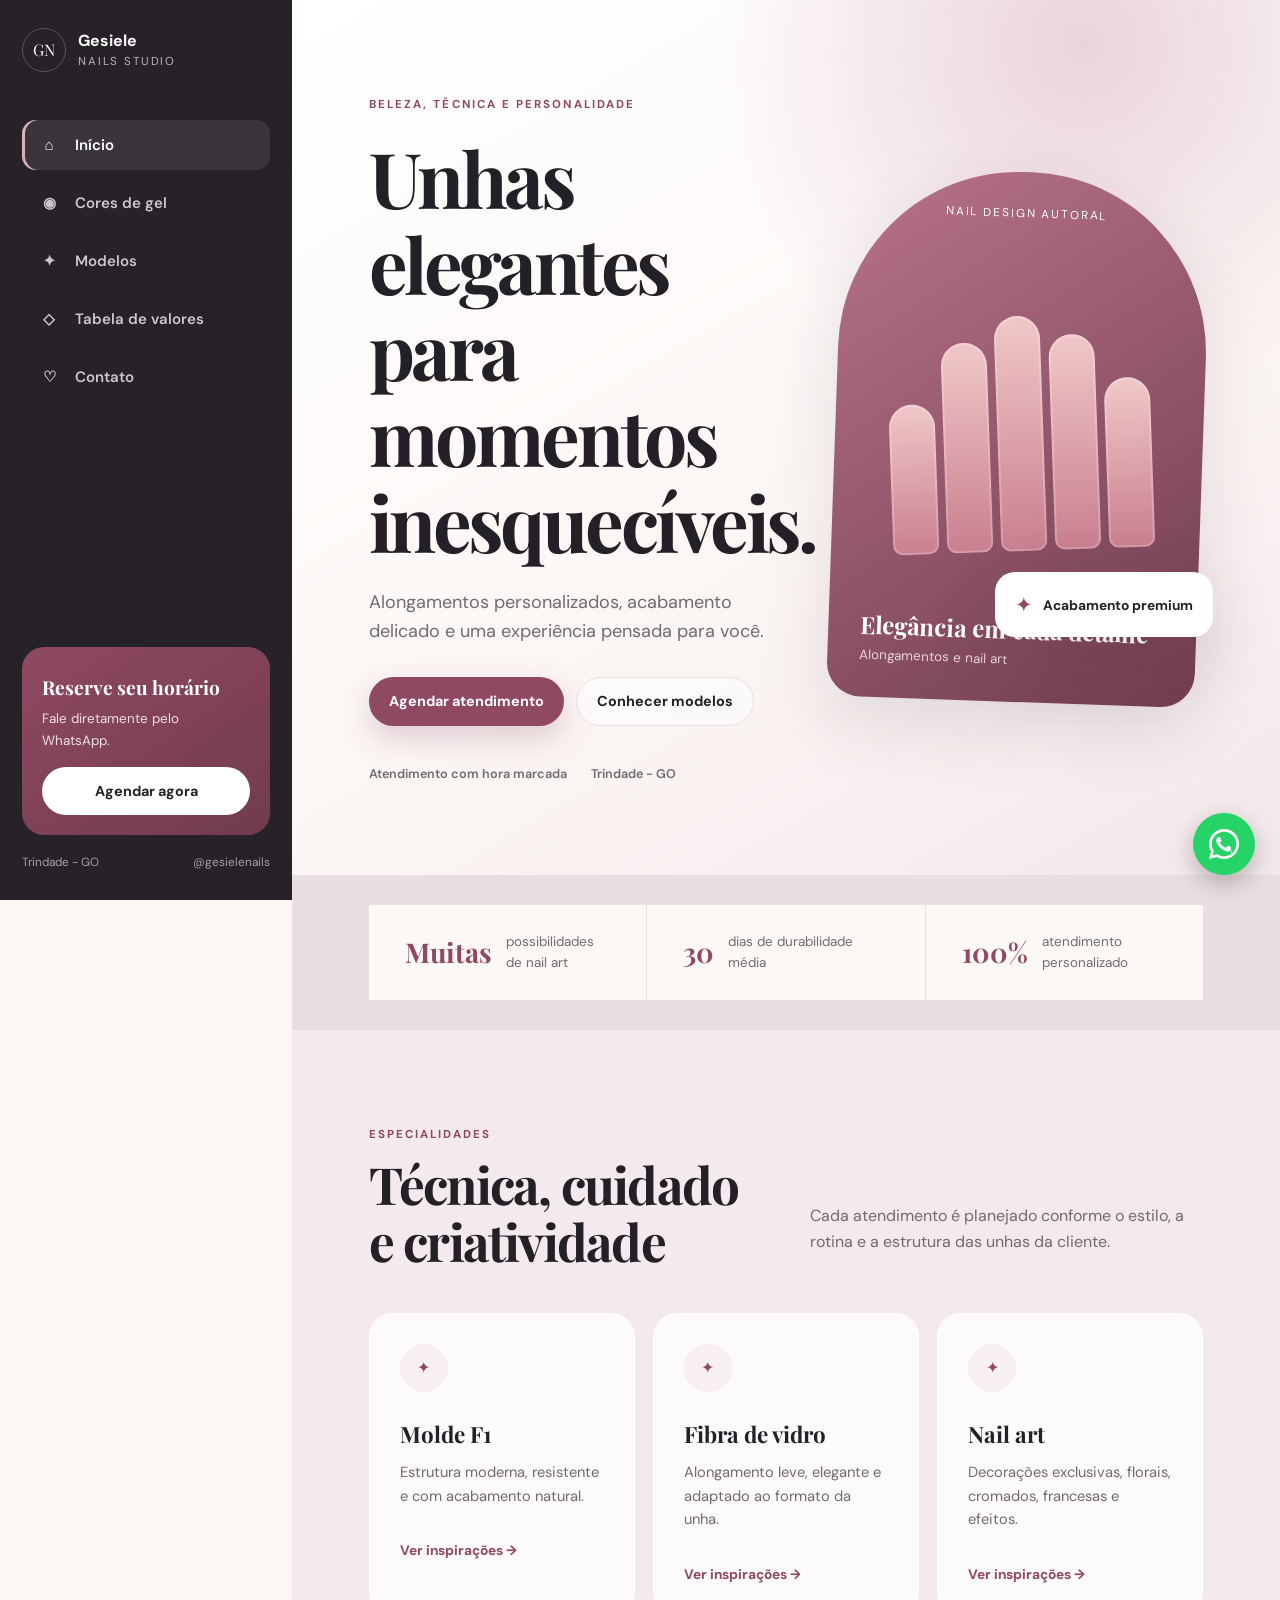
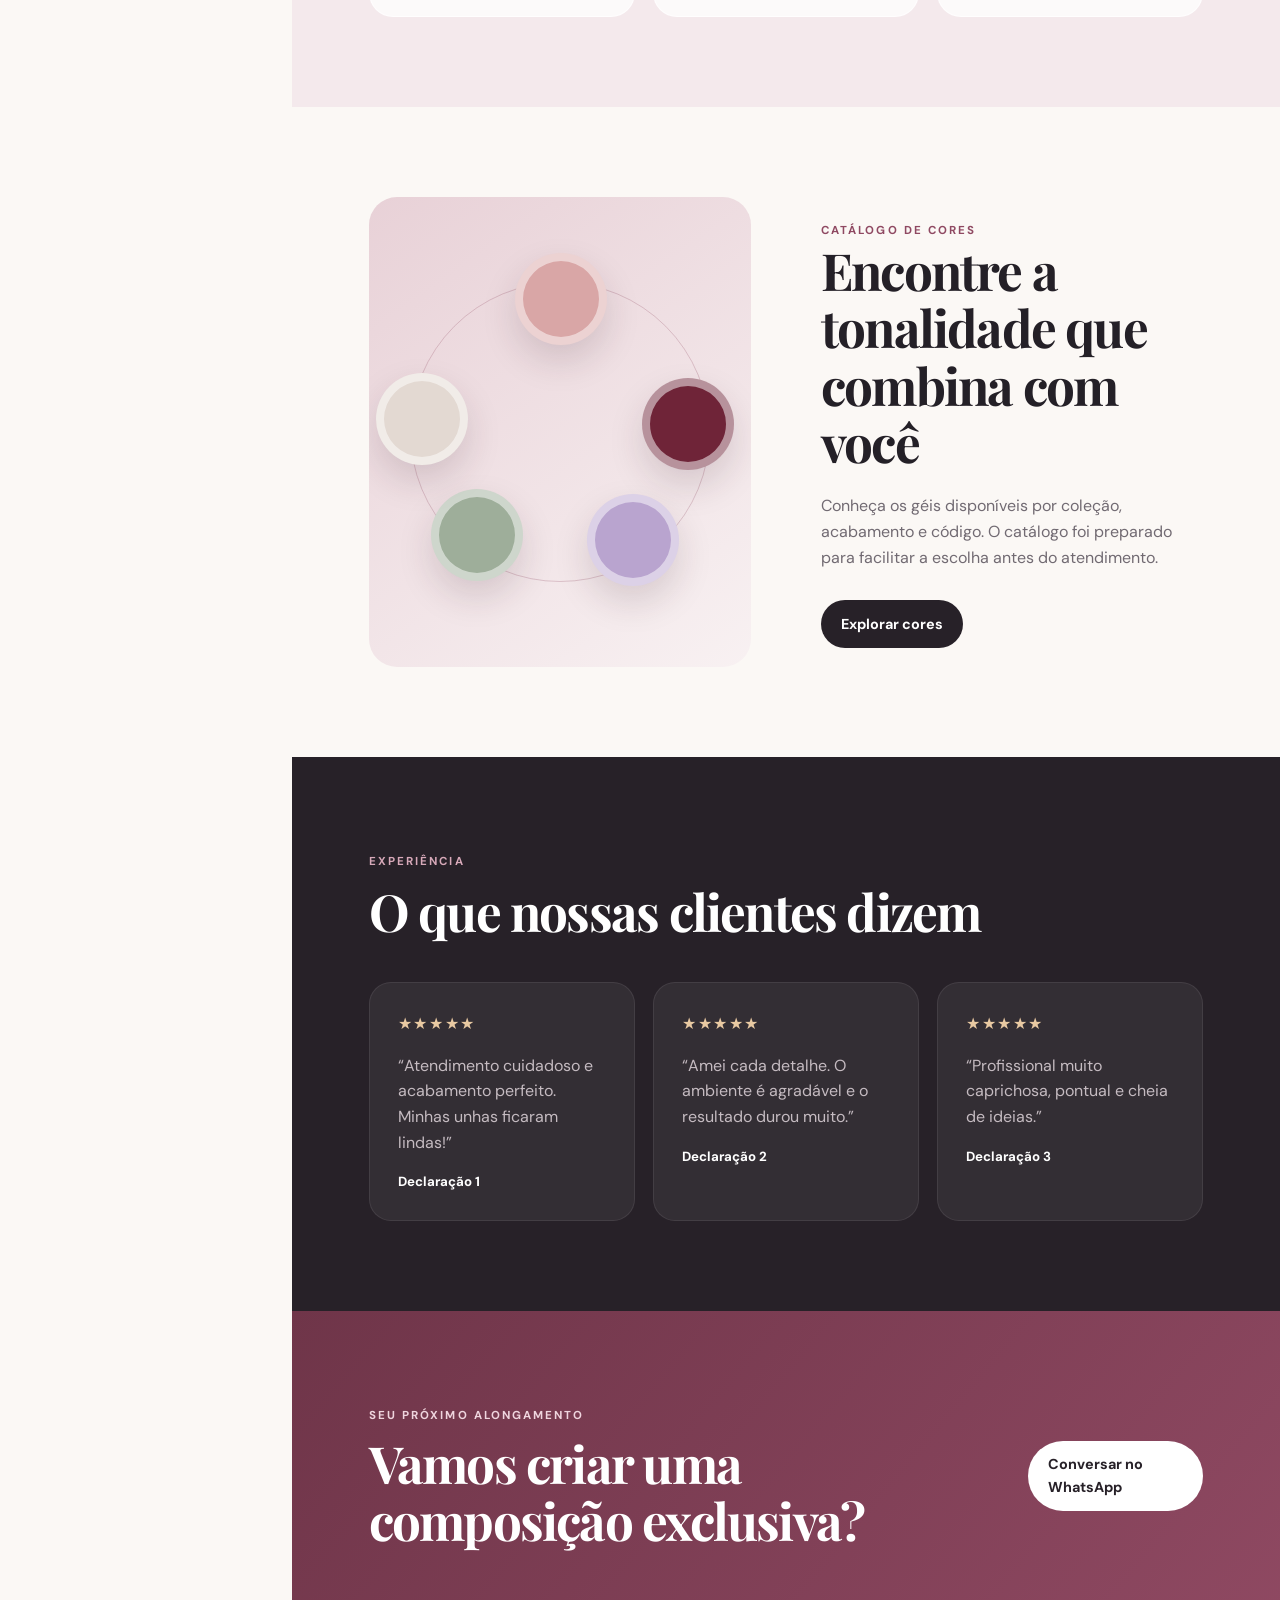
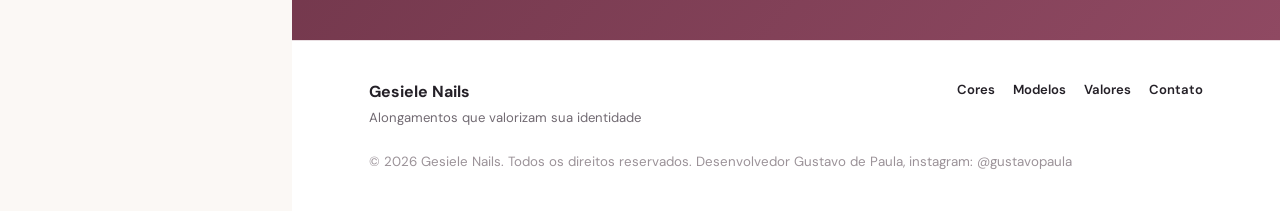
<file: index.html>
<!DOCTYPE html>
<html lang="pt-BR">
<head>
  <meta charset="UTF-8">
  <meta name="viewport" content="width=device-width, initial-scale=1, viewport-fit=cover">
  <meta name="description" content="Gesiele Nails — alongamentos de unhas, nail art e atendimento personalizado em Trindade - GO.">
  <meta name="theme-color" content="#9b526b">
  <title>Início | Gesiele Nails</title>
  <link rel="preconnect" href="https://fonts.googleapis.com">
  <link rel="preconnect" href="https://fonts.gstatic.com" crossorigin>
  <link href="https://fonts.googleapis.com/css2?family=DM+Sans:wght@400;500;600;700&family=Playfair+Display:wght@600;700&display=swap" rel="stylesheet">
  <link rel="stylesheet" href="assets/css/style.css">
  <script defer src="assets/js/app.js"></script>
</head>
<body data-page="home">
  <div class="page-shell">
    <aside class="sidebar" id="sidebar" aria-label="Navegação principal">
      <div class="sidebar__header">
        <a class="brand" href="index.html" aria-label="Página inicial">
          <span class="brand__mark">GN</span>
          <span class="brand__text">
            <strong>Gesiele</strong>
            <small>Nails Studio</small>
          </span>
        </a>
        <button class="icon-button sidebar__close" type="button" aria-label="Fechar menu" data-sidebar-close>×</button>
      </div>

      <nav class="nav-list">
        <a class="nav-link is-active" href="index.html"><span>⌂</span><span>Início</span></a>
        <a class="nav-link " href="cores.html"><span>◉</span><span>Cores de gel</span></a>
        <a class="nav-link " href="modelos.html"><span>✦</span><span>Modelos</span></a>
        <a class="nav-link " href="valores.html"><span>◇</span><span>Tabela de valores</span></a>
        <a class="nav-link " href="contato.html"><span>♡</span><span>Contato</span></a>
      </nav>

      <div class="sidebar__card">
        <strong>Reserve seu horário</strong>
        <p>Fale diretamente pelo WhatsApp.</p>
        <a class="button button--light button--full" href="https://wa.me/556293965984?text=Ol%C3%A1%21%20Conheci%20seu%20trabalho%20pelo%20site%20e%20gostaria%20de%20agendar%20um%20hor%C3%A1rio." target="_blank" rel="noopener">Agendar agora</a>
      </div>

      <div class="sidebar__footer">
        <span>Trindade - GO</span>
        <a href="https://instagram.com/gesielenails" target="_blank" rel="noopener">@gesielenails</a>
      </div>
    </aside>

    <div class="sidebar-overlay" data-sidebar-close></div>

    <div class="page-content">
      <header class="topbar">
        <button class="icon-button menu-button" type="button" aria-label="Abrir menu" aria-controls="sidebar" aria-expanded="false" data-sidebar-open>
          <span></span><span></span><span></span>
        </button>
        <a class="mobile-brand" href="index.html">Gesiele Nails</a>
        <a class="topbar__cta" href="https://wa.me/556293965984?text=Ol%C3%A1%21%20Conheci%20seu%20trabalho%20pelo%20site%20e%20gostaria%20de%20agendar%20um%20hor%C3%A1rio." target="_blank" rel="noopener">Agendar</a>
      </header>

      <main>
<section class="hero section-pad">
  <div class="hero__content reveal">
    <span class="eyebrow">Beleza, técnica e personalidade</span>
    <h1>Unhas elegantes para momentos inesquecíveis.</h1>
    <p>Alongamentos personalizados, acabamento delicado e uma experiência pensada para você.</p>
    <div class="button-row">
      <a class="button button--primary" href="https://wa.me/556293965984?text=Ol%C3%A1%21%20Conheci%20seu%20trabalho%20pelo%20site%20e%20gostaria%20de%20agendar%20um%20hor%C3%A1rio." target="_blank" rel="noopener">Agendar atendimento</a>
      <a class="button button--ghost" href="modelos.html">Conhecer modelos</a>
    </div>
    <div class="hero__meta">
      <span>Atendimento com hora marcada</span>
      <span>Trindade - GO</span>
    </div>
  </div>
  <div class="hero__visual reveal">
    <div class="hero-card hero-card--main">
      <span class="hero-card__label">Nail design autoral</span>
      <div class="nail-hand" aria-hidden="true">
        <span></span><span></span><span></span><span></span><span></span>
      </div>
      <div class="hero-card__footer"><strong>Elegância em cada detalhe</strong><small>Alongamentos e nail art</small></div>
    </div>
    <div class="hero-card hero-card--mini"><span>✦</span><strong>Acabamento premium</strong></div>
  </div>
</section>

<section class="stats section-pad section-pad--compact">
  <div class="stat reveal"><strong>Muitas</strong><span>possibilidades de nail art</span></div>
  <div class="stat reveal"><strong>30</strong><span>dias de durabilidade média</span></div>
  <div class="stat reveal"><strong>100%</strong><span>atendimento personalizado</span></div>
</section>

<section class="section-pad section-soft">
  <div class="section-heading reveal">
    <div><span class="eyebrow">Especialidades</span><h2>Técnica, cuidado e criatividade</h2></div>
    <p>Cada atendimento é planejado conforme o estilo, a rotina e a estrutura das unhas da cliente.</p>
  </div>
  <div class="service-grid">
    <article class="service-card reveal"><div class="service-card__icon">✦</div><h3>Molde F1</h3><p>Estrutura moderna, resistente e com acabamento natural.</p><a href="modelos.html">Ver inspirações →</a></article>
    <article class="service-card reveal"><div class="service-card__icon">✦</div><h3>Fibra de vidro</h3><p>Alongamento leve, elegante e adaptado ao formato da unha.</p><a href="modelos.html">Ver inspirações →</a></article>
    <article class="service-card reveal"><div class="service-card__icon">✦</div><h3>Nail art</h3><p>Decorações exclusivas, florais, cromados, francesas e efeitos.</p><a href="modelos.html">Ver inspirações →</a></article>
  </div>
</section>

<section class="section-pad split-showcase">
  <div class="split-showcase__visual reveal">
    <div class="color-orbit"><span></span><span></span><span></span><span></span><span></span></div>
  </div>
  <div class="split-showcase__content reveal">
    <span class="eyebrow">Catálogo de cores</span>
    <h2>Encontre a tonalidade que combina com você</h2>
    <p>Conheça os géis disponíveis por coleção, acabamento e código. O catálogo foi preparado para facilitar a escolha antes do atendimento.</p>
    <a class="button button--dark" href="cores.html">Explorar cores</a>
  </div>
</section>

<section class="section-pad section-dark">
  <div class="section-heading section-heading--light reveal">
    <div><span class="eyebrow">Experiência</span><h2>O que nossas clientes dizem</h2></div>
  </div>
  <div class="testimonial-grid">
    <blockquote class="testimonial reveal"><div class="stars">★★★★★</div><p>“Atendimento cuidadoso e acabamento perfeito. Minhas unhas ficaram lindas!”</p><footer>Declaração 1</footer></blockquote>
    <blockquote class="testimonial reveal"><div class="stars">★★★★★</div><p>“Amei cada detalhe. O ambiente é agradável e o resultado durou muito.”</p><footer>Declaração 2</footer></blockquote>
    <blockquote class="testimonial reveal"><div class="stars">★★★★★</div><p>“Profissional muito caprichosa, pontual e cheia de ideias.”</p><footer>Declaração 3</footer></blockquote>
  </div>
</section>

<section class="cta-banner section-pad reveal">
  <div><span class="eyebrow">Seu próximo alongamento</span><h2>Vamos criar uma composição exclusiva?</h2></div>
  <a class="button button--light" href="https://wa.me/556293965984?text=Ol%C3%A1%21%20Conheci%20seu%20trabalho%20pelo%20site%20e%20gostaria%20de%20agendar%20um%20hor%C3%A1rio." target="_blank" rel="noopener">Conversar no WhatsApp</a>
</section>
      </main>

      <footer class="footer">
        <div>
          <strong>Gesiele Nails</strong>
          <p>Alongamentos que valorizam sua identidade</p>
        </div>
        <div class="footer__links">
          <a href="cores.html">Cores</a>
          <a href="modelos.html">Modelos</a>
          <a href="valores.html">Valores</a>
          <a href="contato.html">Contato</a>
        </div>
        <small>© 2026 Gesiele Nails. Todos os direitos reservados. Desenvolvedor Gustavo de Paula, instagram: <a href="https://instagram.com/gustavopaula.s2" target="_blank" rel="noopener">@gustavopaula</a></small>
      </footer>
    </div>
  </div>

  <a class="floating-whatsapp" href="https://wa.me/556293965984?text=Ol%C3%A1%21%20Conheci%20seu%20trabalho%20pelo%20site%20e%20gostaria%20de%20agendar%20um%20hor%C3%A1rio." target="_blank" rel="noopener" aria-label="Agendar pelo WhatsApp">
    <svg xmlns="http://www.w3.org/2000/svg" width="30" height="30" viewBox="0 0 24 24" fill="currentColor" aria-hidden="true" focusable="false">
      <path d="M20.52 3.48A11.86 11.86 0 0012.04 0C5.4 0 .02 5.38.02 12c0 2.12.56 4.2 1.62 6.02L0 24l6.18-1.62A11.96 11.96 0 0012.04 24C18.66 24 24 18.62 24 12c0-3.2-1.24-6.2-3.48-8.52zM12.04 21.82c-1.84 0-3.64-.5-5.2-1.44l-.38-.22-3.66.96.98-3.56-.24-.38A9.77 9.77 0 012.22 12c0-5.42 4.4-9.82 9.82-9.82 2.62 0 5.08 1.02 6.94 2.88A9.74 9.74 0 0121.86 12c0 5.42-4.4 9.82-9.82 9.82zm5.42-7.38c-.3-.16-1.76-.86-2.04-.96-.28-.1-.48-.16-.68.16s-.78.96-.96 1.16c-.18.2-.36.22-.66.08-.3-.16-1.28-.46-2.44-1.48-.9-.8-1.5-1.8-1.68-2.1-.18-.3-.02-.46.14-.62.14-.14.3-.36.46-.54.16-.18.22-.3.34-.5.12-.2.06-.38-.02-.54-.08-.16-.68-1.64-.94-2.24-.24-.58-.5-.5-.68-.5h-.58c-.2 0-.54.08-.82.38-.28.3-1.08 1.06-1.08 2.58s1.1 2.98 1.26 3.18c.16.2 2.14 3.28 5.18 4.6.72.32 1.28.5 1.72.64.72.22 1.38.2 1.9.12.58-.08 1.76-.72 2-.42.24.3.24 1.4.18 1.54-.06.14-.28.22-.58.38z"/>
    </svg>
  </a>
</body>
</html>
</file>
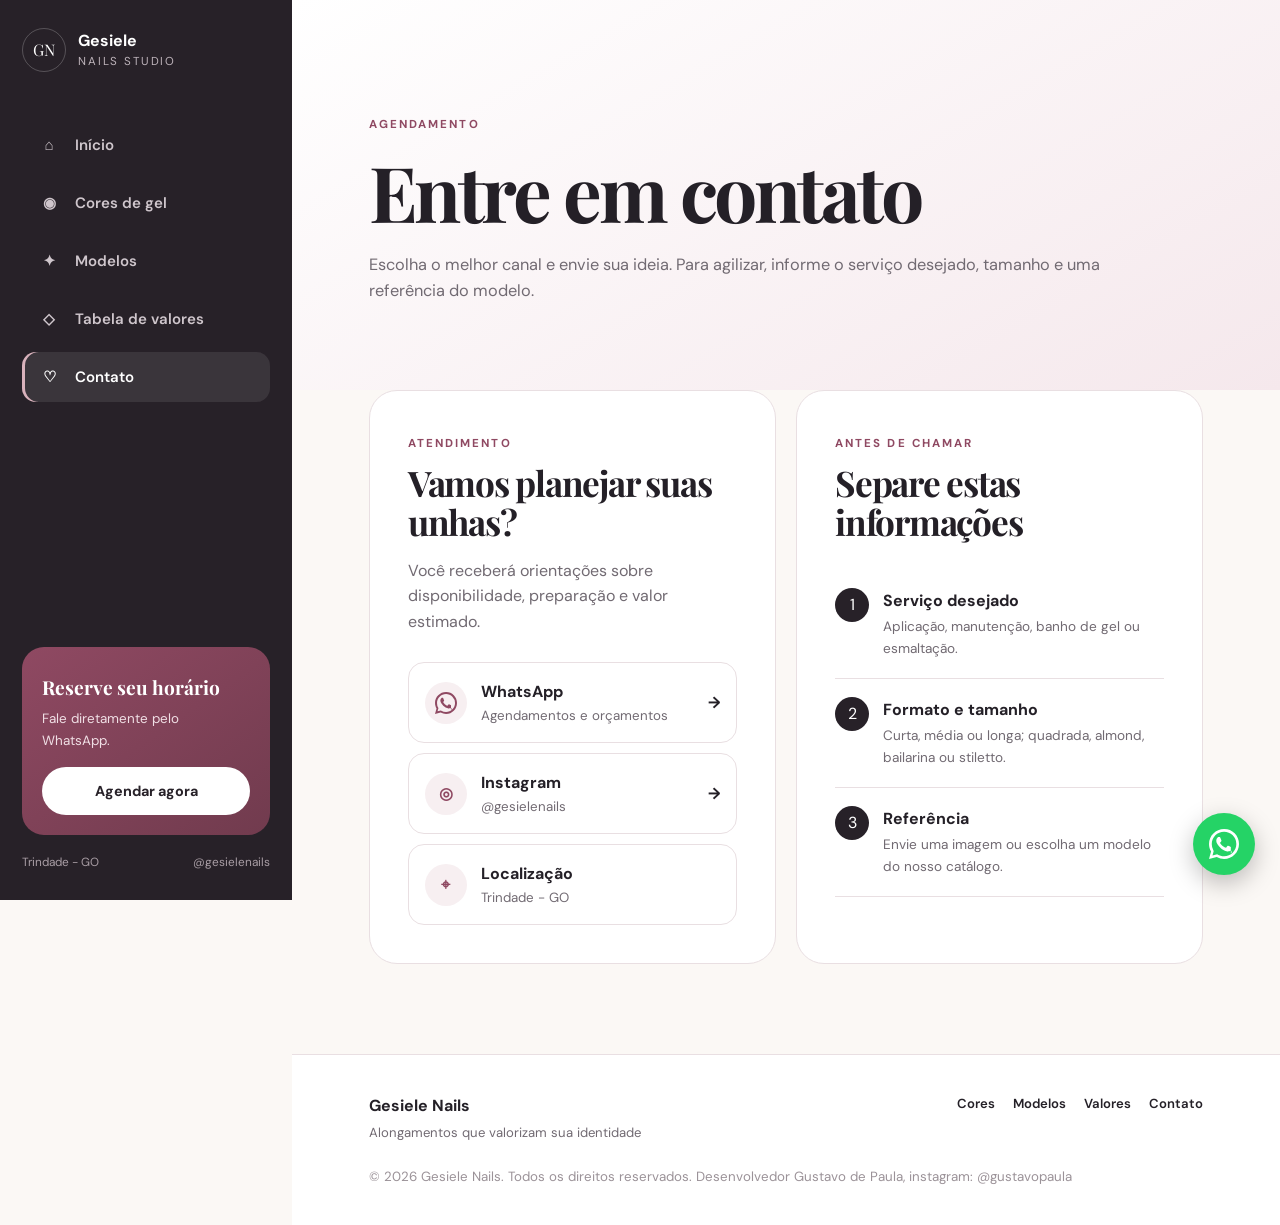
<file: contato.html>
<!DOCTYPE html>
<html lang="pt-BR">
<head>
  <meta charset="UTF-8">
  <meta name="viewport" content="width=device-width, initial-scale=1, viewport-fit=cover">
  <meta name="description" content="Gesiele Nails — alongamentos de unhas, nail art e atendimento personalizado em Trindade - GO.">
  <meta name="theme-color" content="#9b526b">
  <title>Contato | Gesiele Nails</title>
  <link rel="preconnect" href="https://fonts.googleapis.com">
  <link rel="preconnect" href="https://fonts.gstatic.com" crossorigin>
  <link href="https://fonts.googleapis.com/css2?family=DM+Sans:wght@400;500;600;700&family=Playfair+Display:wght@600;700&display=swap" rel="stylesheet">
  <link rel="stylesheet" href="assets/css/style.css">
  <script defer src="assets/js/app.js"></script>
</head>
<body data-page="contact">
  <div class="page-shell">
    <aside class="sidebar" id="sidebar" aria-label="Navegação principal">
      <div class="sidebar__header">
        <a class="brand" href="index.html" aria-label="Página inicial">
          <span class="brand__mark">GN</span>
          <span class="brand__text">
            <strong>Gesiele</strong>
            <small>Nails Studio</small>
          </span>
        </a>
        <button class="icon-button sidebar__close" type="button" aria-label="Fechar menu" data-sidebar-close>×</button>
      </div>

      <nav class="nav-list">
        <a class="nav-link " href="index.html"><span>⌂</span><span>Início</span></a>
        <a class="nav-link " href="cores.html"><span>◉</span><span>Cores de gel</span></a>
        <a class="nav-link " href="modelos.html"><span>✦</span><span>Modelos</span></a>
        <a class="nav-link " href="valores.html"><span>◇</span><span>Tabela de valores</span></a>
        <a class="nav-link is-active" href="contato.html"><span>♡</span><span>Contato</span></a>
      </nav>

      <div class="sidebar__card">
        <strong>Reserve seu horário</strong>
        <p>Fale diretamente pelo WhatsApp.</p>
        <a class="button button--light button--full" href="https://wa.me/556293965984?text=Ol%C3%A1%21%20Conheci%20seu%20trabalho%20pelo%20site%20e%20gostaria%20de%20agendar%20um%20hor%C3%A1rio." target="_blank" rel="noopener">Agendar agora</a>
      </div>

      <div class="sidebar__footer">
        <span>Trindade - GO</span>
        <a href="https://instagram.com/gesielenails" target="_blank" rel="noopener">@gesielenails</a>
      </div>
    </aside>

    <div class="sidebar-overlay" data-sidebar-close></div>

    <div class="page-content">
      <header class="topbar">
        <button class="icon-button menu-button" type="button" aria-label="Abrir menu" aria-controls="sidebar" aria-expanded="false" data-sidebar-open>
          <span></span><span></span><span></span>
        </button>
        <a class="mobile-brand" href="index.html">Gesiele Nails</a>
        <a class="topbar__cta" href="https://wa.me/556293965984?text=Ol%C3%A1%21%20Conheci%20seu%20trabalho%20pelo%20site%20e%20gostaria%20de%20agendar%20um%20hor%C3%A1rio." target="_blank" rel="noopener">Agendar</a>
      </header>

      <main>
<section class="page-hero section-pad">
  <span class="eyebrow">Agendamento</span>
  <h1>Entre em contato</h1>
  <p>Escolha o melhor canal e envie sua ideia. Para agilizar, informe o serviço desejado, tamanho e uma referência do modelo.</p>
</section>
<section class="section-pad section-pad--topless contact-grid">
  <div class="contact-panel reveal">
    <span class="eyebrow">Atendimento</span><h2>Vamos planejar suas unhas?</h2><p>Você receberá orientações sobre disponibilidade, preparação e valor estimado.</p>
    <div class="contact-links">
      <a href="https://wa.me/556293965984?text=Ol%C3%A1%21%20Conheci%20seu%20trabalho%20pelo%20site%20e%20gostaria%20de%20agendar%20um%20hor%C3%A1rio." target="_blank" rel="noopener"><span><svg xmlns="http://www.w3.org/2000/svg" width="22" height="22" viewBox="0 0 24 24" fill="currentColor" aria-hidden="true" focusable="false"><path d="M20.52 3.48A11.86 11.86 0 0012.04 0C5.4 0 .02 5.38.02 12c0 2.12.56 4.2 1.62 6.02L0 24l6.18-1.62A11.96 11.96 0 0012.04 24C18.66 24 24 18.62 24 12c0-3.2-1.24-6.2-3.48-8.52zM12.04 21.82c-1.84 0-3.64-.5-5.2-1.44l-.38-.22-3.66.96.98-3.56-.24-.38A9.77 9.77 0 012.22 12c0-5.42 4.4-9.82 9.82-9.82 2.62 0 5.08 1.02 6.94 2.88A9.74 9.74 0 0121.86 12c0 5.42-4.4 9.82-9.82 9.82zm5.42-7.38c-.3-.16-1.76-.86-2.04-.96-.28-.1-.48-.16-.68.16s-.78.96-.96 1.16c-.18.2-.36.22-.66.08-.3-.16-1.28-.46-2.44-1.48-.9-.8-1.5-1.8-1.68-2.1-.18-.3-.02-.46.14-.62.14-.14.3-.36.46-.54.16-.18.22-.3.34-.5.12-.2.06-.38-.02-.54-.08-.16-.68-1.64-.94-2.24-.24-.58-.5-.5-.68-.5h-.58c-.2 0-.54.08-.82.38-.28.3-1.08 1.06-1.08 2.58s1.1 2.98 1.26 3.18c.16.2 2.14 3.28 5.18 4.6.72.32 1.28.5 1.72.64.72.22 1.38.2 1.9.12.58-.08 1.76-.72 2-.42.24.3.24 1.4.18 1.54-.06.14-.28.22-.58.38z"/></svg></span><div><strong>WhatsApp</strong><small>Agendamentos e orçamentos</small></div><b>→</b></a>
      <a href="https://instagram.com/gesielenails" target="_blank" rel="noopener"><span>◎</span><div><strong>Instagram</strong><small>@gesielenails</small></div><b>→</b></a>
      <div><span>⌖</span><div><strong>Localização</strong><small>Trindade - GO</small></div></div>
    </div>
  </div>
  <div class="contact-checklist reveal"><span class="eyebrow">Antes de chamar</span><h2>Separe estas informações</h2><ol><li><span>1</span><div><strong>Serviço desejado</strong><p>Aplicação, manutenção, banho de gel ou esmaltação.</p></div></li><li><span>2</span><div><strong>Formato e tamanho</strong><p>Curta, média ou longa; quadrada, almond, bailarina ou stiletto.</p></div></li><li><span>3</span><div><strong>Referência</strong><p>Envie uma imagem ou escolha um modelo do nosso catálogo.</p></div></li></ol></div>
</section>
      </main>

      <footer class="footer">
        <div>
          <strong>Gesiele Nails</strong>
          <p>Alongamentos que valorizam sua identidade</p>
        </div>
        <div class="footer__links">
          <a href="cores.html">Cores</a>
          <a href="modelos.html">Modelos</a>
          <a href="valores.html">Valores</a>
          <a href="contato.html">Contato</a>
        </div>
        <small>© 2026 Gesiele Nails. Todos os direitos reservados. Desenvolvedor Gustavo de Paula, instagram: <a href="https://instagram.com/gustavopaula.s2" target="_blank" rel="noopener">@gustavopaula</a></small>
      </footer>
    </div>
  </div>

  <a class="floating-whatsapp" href="https://wa.me/556293965984?text=Ol%C3%A1%21%20Conheci%20seu%20trabalho%20pelo%20site%20e%20gostaria%20de%20agendar%20um%20hor%C3%A1rio." target="_blank" rel="noopener" aria-label="Agendar pelo WhatsApp">
    <svg xmlns="http://www.w3.org/2000/svg" width="30" height="30" viewBox="0 0 24 24" fill="currentColor" aria-hidden="true" focusable="false">
      <path d="M20.52 3.48A11.86 11.86 0 0012.04 0C5.4 0 .02 5.38.02 12c0 2.12.56 4.2 1.62 6.02L0 24l6.18-1.62A11.96 11.96 0 0012.04 24C18.66 24 24 18.62 24 12c0-3.2-1.24-6.2-3.48-8.52zM12.04 21.82c-1.84 0-3.64-.5-5.2-1.44l-.38-.22-3.66.96.98-3.56-.24-.38A9.77 9.77 0 012.22 12c0-5.42 4.4-9.82 9.82-9.82 2.62 0 5.08 1.02 6.94 2.88A9.74 9.74 0 0121.86 12c0 5.42-4.4 9.82-9.82 9.82zm5.42-7.38c-.3-.16-1.76-.86-2.04-.96-.28-.1-.48-.16-.68.16s-.78.96-.96 1.16c-.18.2-.36.22-.66.08-.3-.16-1.28-.46-2.44-1.48-.9-.8-1.5-1.8-1.68-2.1-.18-.3-.02-.46.14-.62.14-.14.3-.36.46-.54.16-.18.22-.3.34-.5.12-.2.06-.38-.02-.54-.08-.16-.68-1.64-.94-2.24-.24-.58-.5-.5-.68-.5h-.58c-.2 0-.54.08-.82.38-.28.3-1.08 1.06-1.08 2.58s1.1 2.98 1.26 3.18c.16.2 2.14 3.28 5.18 4.6.72.32 1.28.5 1.72.64.72.22 1.38.2 1.9.12.58-.08 1.76-.72 2-.42.24.3.24 1.4.18 1.54-.06.14-.28.22-.58.38z"/>
    </svg>
  </a>
</body>
</html>
</file>
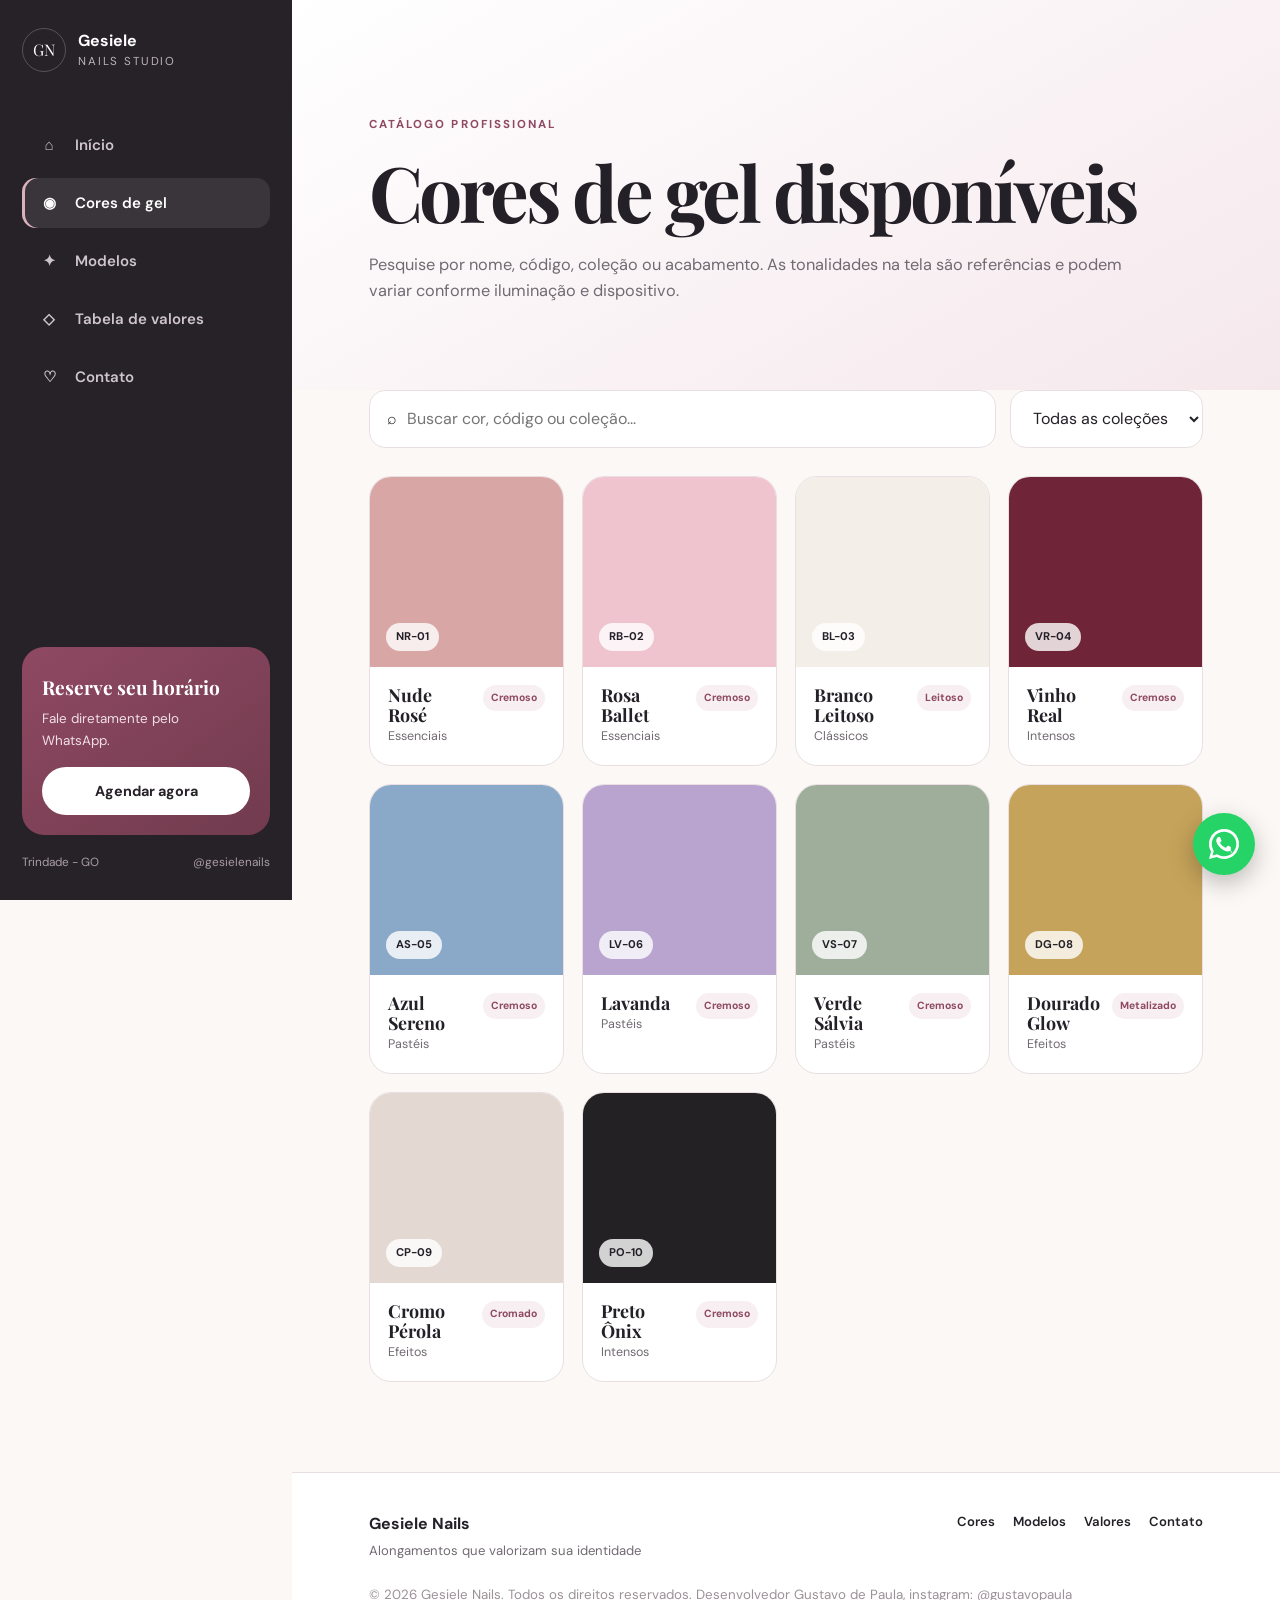
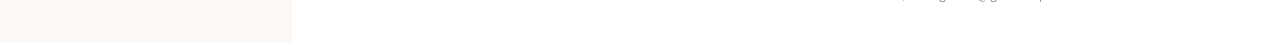
<file: cores.html>
<!DOCTYPE html>
<html lang="pt-BR">
<head>
  <meta charset="UTF-8">
  <meta name="viewport" content="width=device-width, initial-scale=1, viewport-fit=cover">
  <meta name="description" content="Gesiele Nails — alongamentos de unhas, nail art e atendimento personalizado em Trindade - GO.">
  <meta name="theme-color" content="#9b526b">
  <title>Cores de Gel | Gesiele Nails</title>
  <link rel="preconnect" href="https://fonts.googleapis.com">
  <link rel="preconnect" href="https://fonts.gstatic.com" crossorigin>
  <link href="https://fonts.googleapis.com/css2?family=DM+Sans:wght@400;500;600;700&family=Playfair+Display:wght@600;700&display=swap" rel="stylesheet">
  <link rel="stylesheet" href="assets/css/style.css">
  <script defer src="assets/js/app.js"></script>
</head>
<body data-page="colors">
  <div class="page-shell">
    <aside class="sidebar" id="sidebar" aria-label="Navegação principal">
      <div class="sidebar__header">
        <a class="brand" href="index.html" aria-label="Página inicial">
          <span class="brand__mark">GN</span>
          <span class="brand__text">
            <strong>Gesiele</strong>
            <small>Nails Studio</small>
          </span>
        </a>
        <button class="icon-button sidebar__close" type="button" aria-label="Fechar menu" data-sidebar-close>×</button>
      </div>

      <nav class="nav-list">
        <a class="nav-link " href="index.html"><span>⌂</span><span>Início</span></a>
        <a class="nav-link is-active" href="cores.html"><span>◉</span><span>Cores de gel</span></a>
        <a class="nav-link " href="modelos.html"><span>✦</span><span>Modelos</span></a>
        <a class="nav-link " href="valores.html"><span>◇</span><span>Tabela de valores</span></a>
        <a class="nav-link " href="contato.html"><span>♡</span><span>Contato</span></a>
      </nav>

      <div class="sidebar__card">
        <strong>Reserve seu horário</strong>
        <p>Fale diretamente pelo WhatsApp.</p>
        <a class="button button--light button--full" href="https://wa.me/556293965984?text=Ol%C3%A1%21%20Conheci%20seu%20trabalho%20pelo%20site%20e%20gostaria%20de%20agendar%20um%20hor%C3%A1rio." target="_blank" rel="noopener">Agendar agora</a>
      </div>

      <div class="sidebar__footer">
        <span>Trindade - GO</span>
        <a href="https://instagram.com/gesielenails" target="_blank" rel="noopener">@gesielenails</a>
      </div>
    </aside>

    <div class="sidebar-overlay" data-sidebar-close></div>

    <div class="page-content">
      <header class="topbar">
        <button class="icon-button menu-button" type="button" aria-label="Abrir menu" aria-controls="sidebar" aria-expanded="false" data-sidebar-open>
          <span></span><span></span><span></span>
        </button>
        <a class="mobile-brand" href="index.html">Gesiele Nails</a>
        <a class="topbar__cta" href="https://wa.me/556293965984?text=Ol%C3%A1%21%20Conheci%20seu%20trabalho%20pelo%20site%20e%20gostaria%20de%20agendar%20um%20hor%C3%A1rio." target="_blank" rel="noopener">Agendar</a>
      </header>

      <main>
<section class="page-hero section-pad">
  <span class="eyebrow">Catálogo profissional</span>
  <h1>Cores de gel disponíveis</h1>
  <p>Pesquise por nome, código, coleção ou acabamento. As tonalidades na tela são referências e podem variar conforme iluminação e dispositivo.</p>
</section>
<section class="section-pad section-pad--topless">
  <div class="catalog-toolbar reveal">
    <label class="search-box"><span>⌕</span><input type="search" placeholder="Buscar cor, código ou coleção..." data-color-search></label>
    <select aria-label="Filtrar por coleção" data-color-filter>
      <option value="all">Todas as coleções</option>
<option value="Essenciais">Essenciais</option><option value="Clássicos">Clássicos</option><option value="Intensos">Intensos</option><option value="Pastéis">Pastéis</option><option value="Efeitos">Efeitos</option>    </select>
  </div>
  <div class="color-grid" data-color-grid>
    <article class="color-card reveal" data-color-card data-search="Nude Rosé NR-01 Essenciais Cremoso" data-collection="Essenciais">
      <div class="color-card__swatch" style="--swatch: #d9a6a6"><span>NR-01</span></div>
      <div class="color-card__content"><div><h3>Nude Rosé</h3><p>Essenciais</p></div><span class="tag">Cremoso</span></div>
    </article>
    <article class="color-card reveal" data-color-card data-search="Rosa Ballet RB-02 Essenciais Cremoso" data-collection="Essenciais">
      <div class="color-card__swatch" style="--swatch: #efc4cf"><span>RB-02</span></div>
      <div class="color-card__content"><div><h3>Rosa Ballet</h3><p>Essenciais</p></div><span class="tag">Cremoso</span></div>
    </article>
    <article class="color-card reveal" data-color-card data-search="Branco Leitoso BL-03 Clássicos Leitoso" data-collection="Clássicos">
      <div class="color-card__swatch" style="--swatch: #f4eee8"><span>BL-03</span></div>
      <div class="color-card__content"><div><h3>Branco Leitoso</h3><p>Clássicos</p></div><span class="tag">Leitoso</span></div>
    </article>
    <article class="color-card reveal" data-color-card data-search="Vinho Real VR-04 Intensos Cremoso" data-collection="Intensos">
      <div class="color-card__swatch" style="--swatch: #6f2438"><span>VR-04</span></div>
      <div class="color-card__content"><div><h3>Vinho Real</h3><p>Intensos</p></div><span class="tag">Cremoso</span></div>
    </article>
    <article class="color-card reveal" data-color-card data-search="Azul Sereno AS-05 Pastéis Cremoso" data-collection="Pastéis">
      <div class="color-card__swatch" style="--swatch: #8aa9c9"><span>AS-05</span></div>
      <div class="color-card__content"><div><h3>Azul Sereno</h3><p>Pastéis</p></div><span class="tag">Cremoso</span></div>
    </article>
    <article class="color-card reveal" data-color-card data-search="Lavanda LV-06 Pastéis Cremoso" data-collection="Pastéis">
      <div class="color-card__swatch" style="--swatch: #b9a4cf"><span>LV-06</span></div>
      <div class="color-card__content"><div><h3>Lavanda</h3><p>Pastéis</p></div><span class="tag">Cremoso</span></div>
    </article>
    <article class="color-card reveal" data-color-card data-search="Verde Sálvia VS-07 Pastéis Cremoso" data-collection="Pastéis">
      <div class="color-card__swatch" style="--swatch: #9eae9a"><span>VS-07</span></div>
      <div class="color-card__content"><div><h3>Verde Sálvia</h3><p>Pastéis</p></div><span class="tag">Cremoso</span></div>
    </article>
    <article class="color-card reveal" data-color-card data-search="Dourado Glow DG-08 Efeitos Metalizado" data-collection="Efeitos">
      <div class="color-card__swatch" style="--swatch: #c5a35a"><span>DG-08</span></div>
      <div class="color-card__content"><div><h3>Dourado Glow</h3><p>Efeitos</p></div><span class="tag">Metalizado</span></div>
    </article>
    <article class="color-card reveal" data-color-card data-search="Cromo Pérola CP-09 Efeitos Cromado" data-collection="Efeitos">
      <div class="color-card__swatch" style="--swatch: #e3d9d2"><span>CP-09</span></div>
      <div class="color-card__content"><div><h3>Cromo Pérola</h3><p>Efeitos</p></div><span class="tag">Cromado</span></div>
    </article>
    <article class="color-card reveal" data-color-card data-search="Preto Ônix PO-10 Intensos Cremoso" data-collection="Intensos">
      <div class="color-card__swatch" style="--swatch: #242124"><span>PO-10</span></div>
      <div class="color-card__content"><div><h3>Preto Ônix</h3><p>Intensos</p></div><span class="tag">Cremoso</span></div>
    </article>
  </div>
  <div class="empty-state" data-color-empty hidden>Nenhuma cor encontrada com esses filtros.</div>
</section>
      </main>

      <footer class="footer">
        <div>
          <strong>Gesiele Nails</strong>
          <p>Alongamentos que valorizam sua identidade</p>
        </div>
        <div class="footer__links">
          <a href="cores.html">Cores</a>
          <a href="modelos.html">Modelos</a>
          <a href="valores.html">Valores</a>
          <a href="contato.html">Contato</a>
        </div>
        <small>© 2026 Gesiele Nails. Todos os direitos reservados. Desenvolvedor Gustavo de Paula, instagram: <a href="https://instagram.com/gustavopaula.s2" target="_blank" rel="noopener">@gustavopaula</a></small>
      </footer>
    </div>
  </div>

  <a class="floating-whatsapp" href="https://wa.me/556293965984?text=Ol%C3%A1%21%20Conheci%20seu%20trabalho%20pelo%20site%20e%20gostaria%20de%20agendar%20um%20hor%C3%A1rio." target="_blank" rel="noopener" aria-label="Agendar pelo WhatsApp">
    <svg xmlns="http://www.w3.org/2000/svg" width="30" height="30" viewBox="0 0 24 24" fill="currentColor" aria-hidden="true" focusable="false">
      <path d="M20.52 3.48A11.86 11.86 0 0012.04 0C5.4 0 .02 5.38.02 12c0 2.12.56 4.2 1.62 6.02L0 24l6.18-1.62A11.96 11.96 0 0012.04 24C18.66 24 24 18.62 24 12c0-3.2-1.24-6.2-3.48-8.52zM12.04 21.82c-1.84 0-3.64-.5-5.2-1.44l-.38-.22-3.66.96.98-3.56-.24-.38A9.77 9.77 0 012.22 12c0-5.42 4.4-9.82 9.82-9.82 2.62 0 5.08 1.02 6.94 2.88A9.74 9.74 0 0121.86 12c0 5.42-4.4 9.82-9.82 9.82zm5.42-7.38c-.3-.16-1.76-.86-2.04-.96-.28-.1-.48-.16-.68.16s-.78.96-.96 1.16c-.18.2-.36.22-.66.08-.3-.16-1.28-.46-2.44-1.48-.9-.8-1.5-1.8-1.68-2.1-.18-.3-.02-.46.14-.62.14-.14.3-.36.46-.54.16-.18.22-.3.34-.5.12-.2.06-.38-.02-.54-.08-.16-.68-1.64-.94-2.24-.24-.58-.5-.5-.68-.5h-.58c-.2 0-.54.08-.82.38-.28.3-1.08 1.06-1.08 2.58s1.1 2.98 1.26 3.18c.16.2 2.14 3.28 5.18 4.6.72.32 1.28.5 1.72.64.72.22 1.38.2 1.9.12.58-.08 1.76-.72 2-.42.24.3.24 1.4.18 1.54-.06.14-.28.22-.58.38z"/>
    </svg>
  </a>
</body>
</html>
</file>
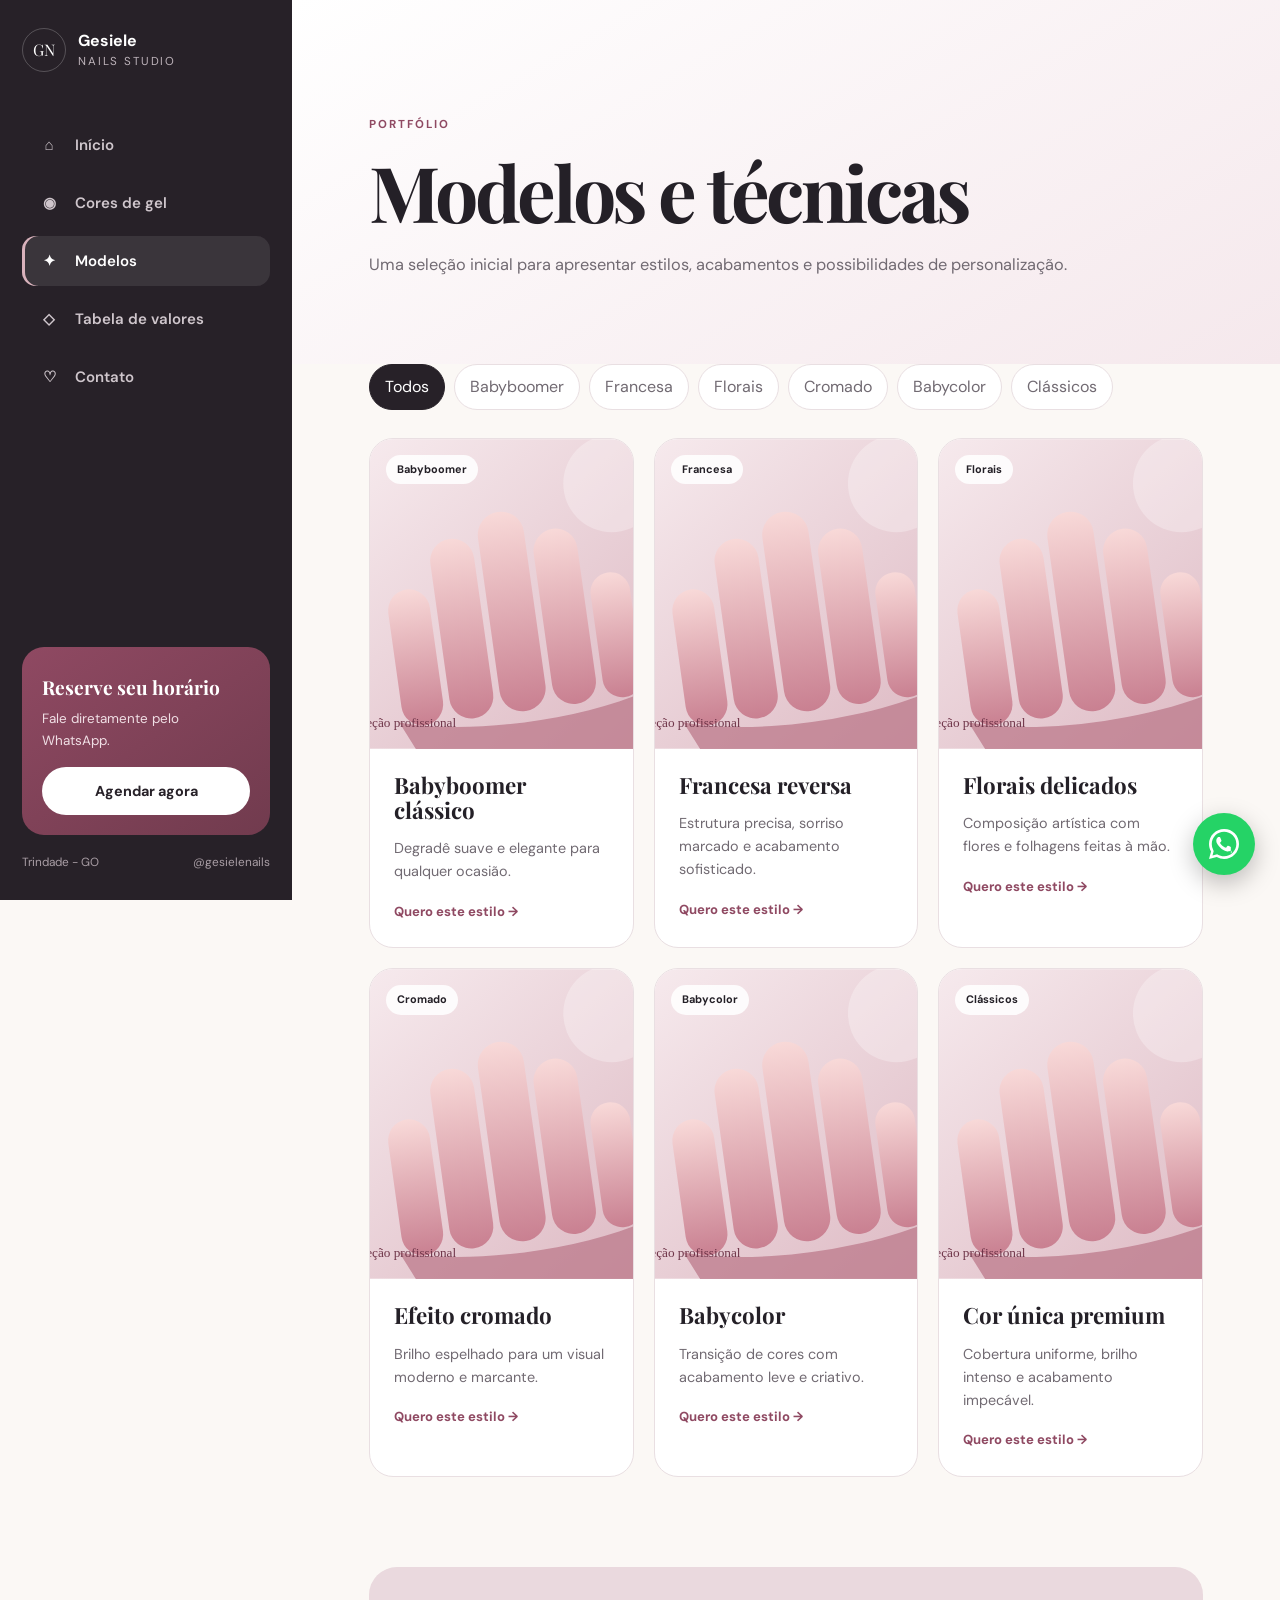
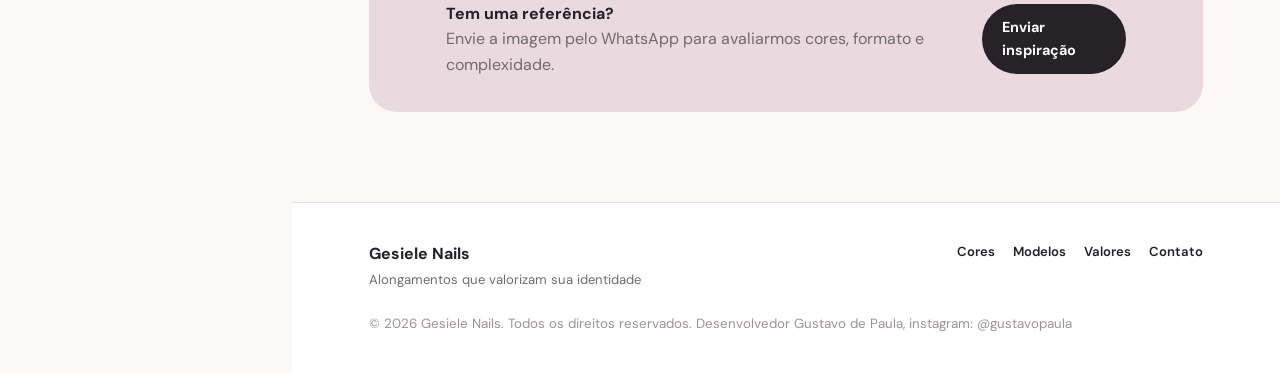
<file: modelos.html>
<!DOCTYPE html>
<html lang="pt-BR">
<head>
  <meta charset="UTF-8">
  <meta name="viewport" content="width=device-width, initial-scale=1, viewport-fit=cover">
  <meta name="description" content="Gesiele Nails — alongamentos de unhas, nail art e atendimento personalizado em Trindade - GO.">
  <meta name="theme-color" content="#9b526b">
  <title>Modelos | Gesiele Nails</title>
  <link rel="preconnect" href="https://fonts.googleapis.com">
  <link rel="preconnect" href="https://fonts.gstatic.com" crossorigin>
  <link href="https://fonts.googleapis.com/css2?family=DM+Sans:wght@400;500;600;700&family=Playfair+Display:wght@600;700&display=swap" rel="stylesheet">
  <link rel="stylesheet" href="assets/css/style.css">
  <script defer src="assets/js/app.js"></script>
</head>
<body data-page="models">
  <div class="page-shell">
    <aside class="sidebar" id="sidebar" aria-label="Navegação principal">
      <div class="sidebar__header">
        <a class="brand" href="index.html" aria-label="Página inicial">
          <span class="brand__mark">GN</span>
          <span class="brand__text">
            <strong>Gesiele</strong>
            <small>Nails Studio</small>
          </span>
        </a>
        <button class="icon-button sidebar__close" type="button" aria-label="Fechar menu" data-sidebar-close>×</button>
      </div>

      <nav class="nav-list">
        <a class="nav-link " href="index.html"><span>⌂</span><span>Início</span></a>
        <a class="nav-link " href="cores.html"><span>◉</span><span>Cores de gel</span></a>
        <a class="nav-link is-active" href="modelos.html"><span>✦</span><span>Modelos</span></a>
        <a class="nav-link " href="valores.html"><span>◇</span><span>Tabela de valores</span></a>
        <a class="nav-link " href="contato.html"><span>♡</span><span>Contato</span></a>
      </nav>

      <div class="sidebar__card">
        <strong>Reserve seu horário</strong>
        <p>Fale diretamente pelo WhatsApp.</p>
        <a class="button button--light button--full" href="https://wa.me/556293965984?text=Ol%C3%A1%21%20Conheci%20seu%20trabalho%20pelo%20site%20e%20gostaria%20de%20agendar%20um%20hor%C3%A1rio." target="_blank" rel="noopener">Agendar agora</a>
      </div>

      <div class="sidebar__footer">
        <span>Trindade - GO</span>
        <a href="https://instagram.com/gesielenails" target="_blank" rel="noopener">@gesielenails</a>
      </div>
    </aside>

    <div class="sidebar-overlay" data-sidebar-close></div>

    <div class="page-content">
      <header class="topbar">
        <button class="icon-button menu-button" type="button" aria-label="Abrir menu" aria-controls="sidebar" aria-expanded="false" data-sidebar-open>
          <span></span><span></span><span></span>
        </button>
        <a class="mobile-brand" href="index.html">Gesiele Nails</a>
        <a class="topbar__cta" href="https://wa.me/556293965984?text=Ol%C3%A1%21%20Conheci%20seu%20trabalho%20pelo%20site%20e%20gostaria%20de%20agendar%20um%20hor%C3%A1rio." target="_blank" rel="noopener">Agendar</a>
      </header>

      <main>
<section class="page-hero section-pad">
  <span class="eyebrow">Portfólio</span>
  <h1>Modelos e técnicas</h1>
  <p>Uma seleção inicial para apresentar estilos, acabamentos e possibilidades de personalização.</p>
</section>
<section class="section-pad section-pad--topless">
  <div class="filter-chips reveal" data-model-filters>
    <button class="chip is-active" data-model-filter="all">Todos</button>
<button class="chip" data-model-filter="Babyboomer">Babyboomer</button><button class="chip" data-model-filter="Francesa">Francesa</button><button class="chip" data-model-filter="Florais">Florais</button><button class="chip" data-model-filter="Cromado">Cromado</button><button class="chip" data-model-filter="Babycolor">Babycolor</button><button class="chip" data-model-filter="Clássicos">Clássicos</button>  </div>
  <div class="portfolio-grid">
    <article class="portfolio-card reveal" data-model-card data-category="Babyboomer">
      <div class="portfolio-card__image"><img src="assets/img/model-babyboomer.svg" alt="Ilustração de Babyboomer clássico" loading="lazy"><span>Babyboomer</span></div>
      <div class="portfolio-card__content"><h3>Babyboomer clássico</h3><p>Degradê suave e elegante para qualquer ocasião.</p><a href="https://wa.me/556293965984?text=Ol%C3%A1%21%20Conheci%20seu%20trabalho%20pelo%20site%20e%20gostaria%20de%20agendar%20um%20hor%C3%A1rio." target="_blank" rel="noopener">Quero este estilo →</a></div>
    </article>
    <article class="portfolio-card reveal" data-model-card data-category="Francesa">
      <div class="portfolio-card__image"><img src="assets/img/model-francesa.svg" alt="Ilustração de Francesa reversa" loading="lazy"><span>Francesa</span></div>
      <div class="portfolio-card__content"><h3>Francesa reversa</h3><p>Estrutura precisa, sorriso marcado e acabamento sofisticado.</p><a href="https://wa.me/556293965984?text=Ol%C3%A1%21%20Conheci%20seu%20trabalho%20pelo%20site%20e%20gostaria%20de%20agendar%20um%20hor%C3%A1rio." target="_blank" rel="noopener">Quero este estilo →</a></div>
    </article>
    <article class="portfolio-card reveal" data-model-card data-category="Florais">
      <div class="portfolio-card__image"><img src="assets/img/model-floral.svg" alt="Ilustração de Florais delicados" loading="lazy"><span>Florais</span></div>
      <div class="portfolio-card__content"><h3>Florais delicados</h3><p>Composição artística com flores e folhagens feitas à mão.</p><a href="https://wa.me/556293965984?text=Ol%C3%A1%21%20Conheci%20seu%20trabalho%20pelo%20site%20e%20gostaria%20de%20agendar%20um%20hor%C3%A1rio." target="_blank" rel="noopener">Quero este estilo →</a></div>
    </article>
    <article class="portfolio-card reveal" data-model-card data-category="Cromado">
      <div class="portfolio-card__image"><img src="assets/img/model-cromo.svg" alt="Ilustração de Efeito cromado" loading="lazy"><span>Cromado</span></div>
      <div class="portfolio-card__content"><h3>Efeito cromado</h3><p>Brilho espelhado para um visual moderno e marcante.</p><a href="https://wa.me/556293965984?text=Ol%C3%A1%21%20Conheci%20seu%20trabalho%20pelo%20site%20e%20gostaria%20de%20agendar%20um%20hor%C3%A1rio." target="_blank" rel="noopener">Quero este estilo →</a></div>
    </article>
    <article class="portfolio-card reveal" data-model-card data-category="Babycolor">
      <div class="portfolio-card__image"><img src="assets/img/model-babycolor.svg" alt="Ilustração de Babycolor" loading="lazy"><span>Babycolor</span></div>
      <div class="portfolio-card__content"><h3>Babycolor</h3><p>Transição de cores com acabamento leve e criativo.</p><a href="https://wa.me/556293965984?text=Ol%C3%A1%21%20Conheci%20seu%20trabalho%20pelo%20site%20e%20gostaria%20de%20agendar%20um%20hor%C3%A1rio." target="_blank" rel="noopener">Quero este estilo →</a></div>
    </article>
    <article class="portfolio-card reveal" data-model-card data-category="Clássicos">
      <div class="portfolio-card__image"><img src="assets/img/model-cor-unica.svg" alt="Ilustração de Cor única premium" loading="lazy"><span>Clássicos</span></div>
      <div class="portfolio-card__content"><h3>Cor única premium</h3><p>Cobertura uniforme, brilho intenso e acabamento impecável.</p><a href="https://wa.me/556293965984?text=Ol%C3%A1%21%20Conheci%20seu%20trabalho%20pelo%20site%20e%20gostaria%20de%20agendar%20um%20hor%C3%A1rio." target="_blank" rel="noopener">Quero este estilo →</a></div>
    </article>
  </div>
</section>
<section class="info-strip section-pad reveal">
  <div><strong>Tem uma referência?</strong><span>Envie a imagem pelo WhatsApp para avaliarmos cores, formato e complexidade.</span></div>
  <a class="button button--dark" href="https://wa.me/556293965984?text=Ol%C3%A1%21%20Conheci%20seu%20trabalho%20pelo%20site%20e%20gostaria%20de%20agendar%20um%20hor%C3%A1rio." target="_blank" rel="noopener">Enviar inspiração</a>
</section>
      </main>

      <footer class="footer">
        <div>
          <strong>Gesiele Nails</strong>
          <p>Alongamentos que valorizam sua identidade</p>
        </div>
        <div class="footer__links">
          <a href="cores.html">Cores</a>
          <a href="modelos.html">Modelos</a>
          <a href="valores.html">Valores</a>
          <a href="contato.html">Contato</a>
        </div>
        <small>© 2026 Gesiele Nails. Todos os direitos reservados. Desenvolvedor Gustavo de Paula, instagram: <a href="https://instagram.com/gustavopaula.s2" target="_blank" rel="noopener">@gustavopaula</a></small>
      </footer>
    </div>
  </div>

  <a class="floating-whatsapp" href="https://wa.me/556293965984?text=Ol%C3%A1%21%20Conheci%20seu%20trabalho%20pelo%20site%20e%20gostaria%20de%20agendar%20um%20hor%C3%A1rio." target="_blank" rel="noopener" aria-label="Agendar pelo WhatsApp">
    <svg xmlns="http://www.w3.org/2000/svg" width="30" height="30" viewBox="0 0 24 24" fill="currentColor" aria-hidden="true" focusable="false">
      <path d="M20.52 3.48A11.86 11.86 0 0012.04 0C5.4 0 .02 5.38.02 12c0 2.12.56 4.2 1.62 6.02L0 24l6.18-1.62A11.96 11.96 0 0012.04 24C18.66 24 24 18.62 24 12c0-3.2-1.24-6.2-3.48-8.52zM12.04 21.82c-1.84 0-3.64-.5-5.2-1.44l-.38-.22-3.66.96.98-3.56-.24-.38A9.77 9.77 0 012.22 12c0-5.42 4.4-9.82 9.82-9.82 2.62 0 5.08 1.02 6.94 2.88A9.74 9.74 0 0121.86 12c0 5.42-4.4 9.82-9.82 9.82zm5.42-7.38c-.3-.16-1.76-.86-2.04-.96-.28-.1-.48-.16-.68.16s-.78.96-.96 1.16c-.18.2-.36.22-.66.08-.3-.16-1.28-.46-2.44-1.48-.9-.8-1.5-1.8-1.68-2.1-.18-.3-.02-.46.14-.62.14-.14.3-.36.46-.54.16-.18.22-.3.34-.5.12-.2.06-.38-.02-.54-.08-.16-.68-1.64-.94-2.24-.24-.58-.5-.5-.68-.5h-.58c-.2 0-.54.08-.82.38-.28.3-1.08 1.06-1.08 2.58s1.1 2.98 1.26 3.18c.16.2 2.14 3.28 5.18 4.6.72.32 1.28.5 1.72.64.72.22 1.38.2 1.9.12.58-.08 1.76-.72 2-.42.24.3.24 1.4.18 1.54-.06.14-.28.22-.58.38z"/>
    </svg>
  </a>
</body>
</html>
</file>
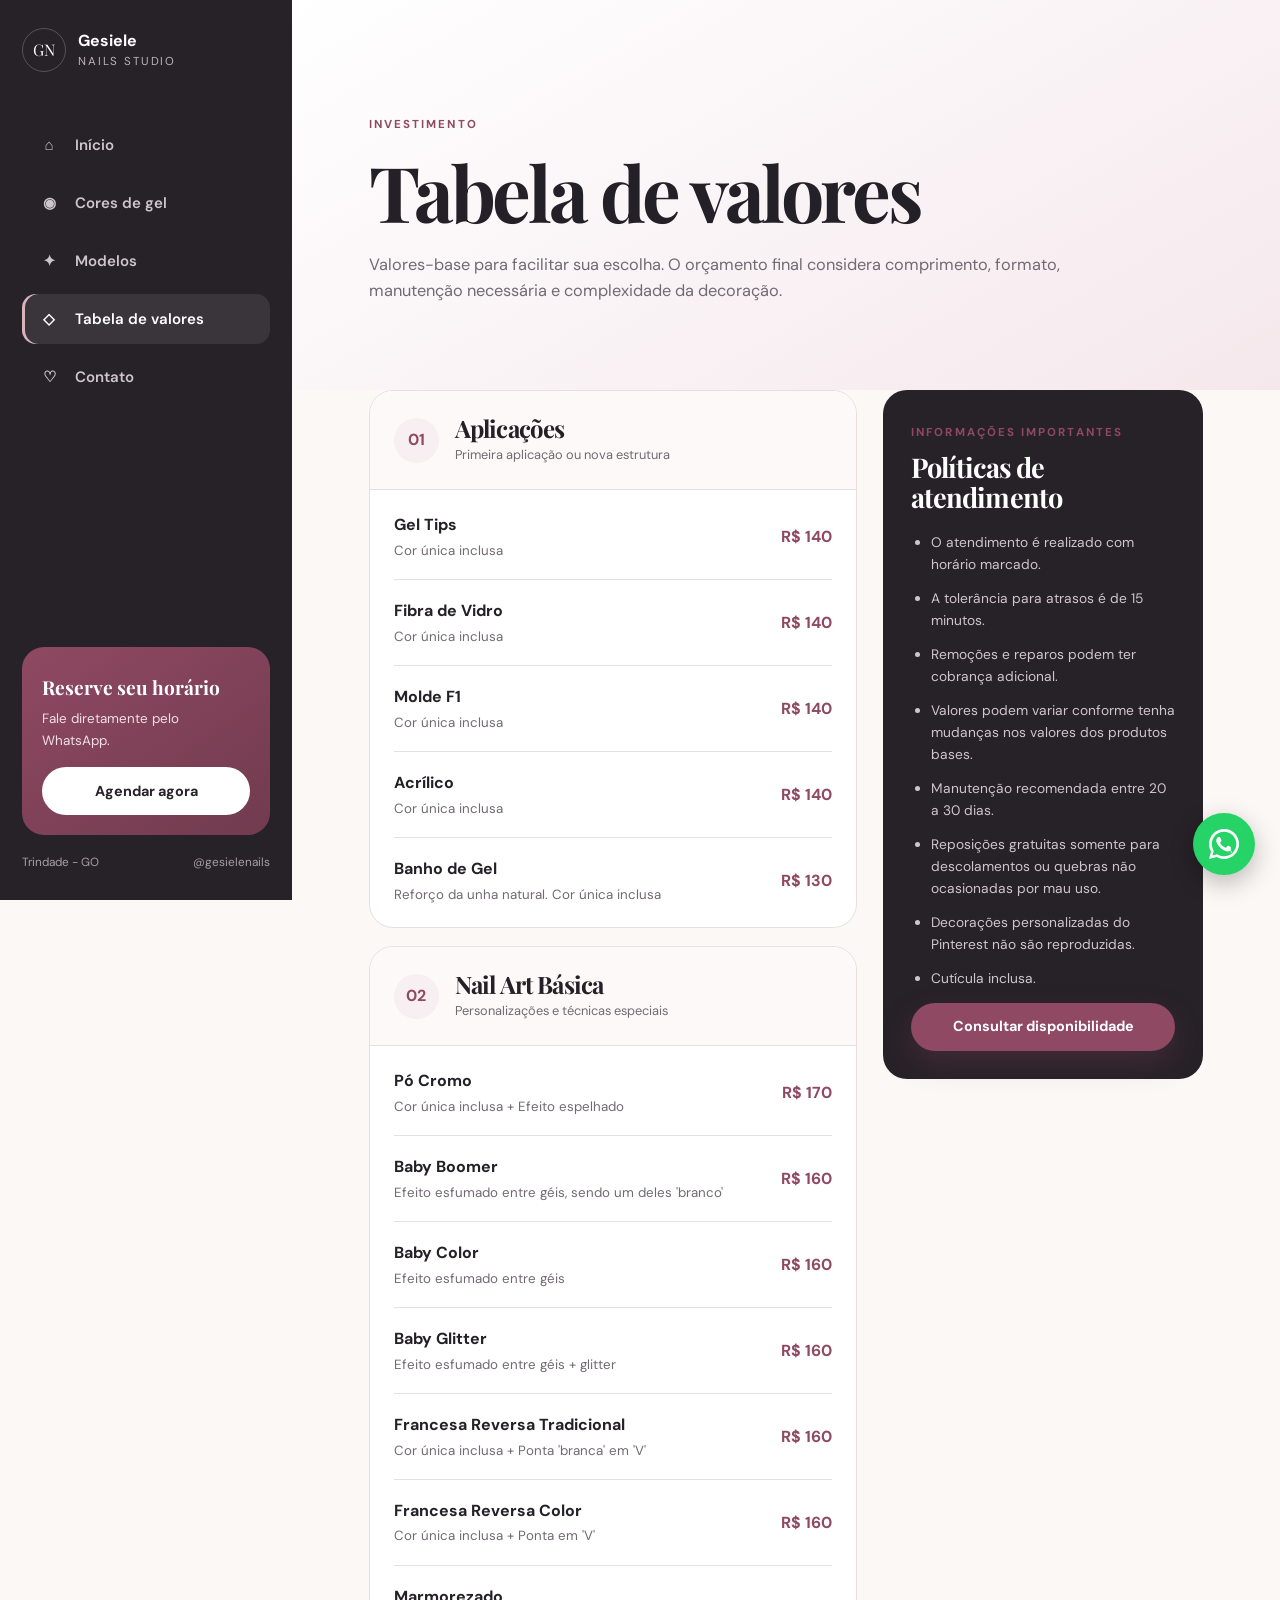
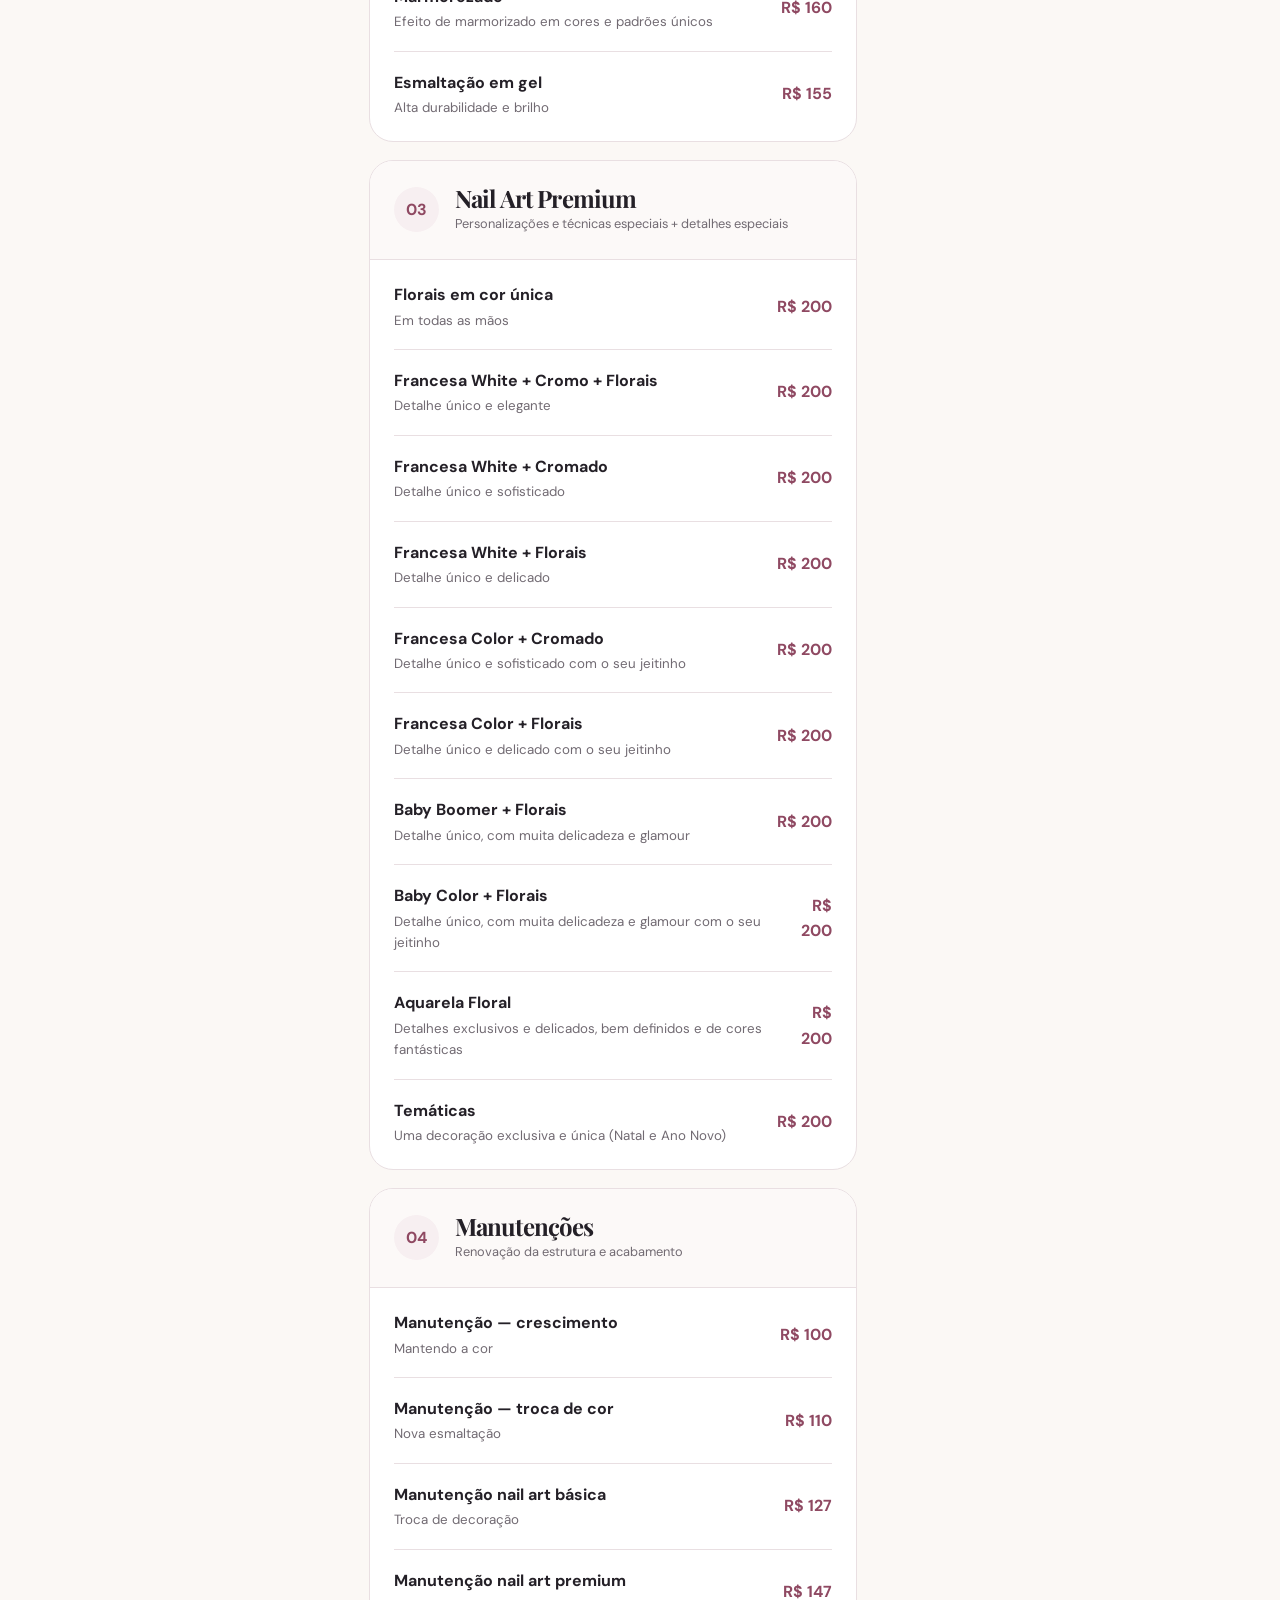
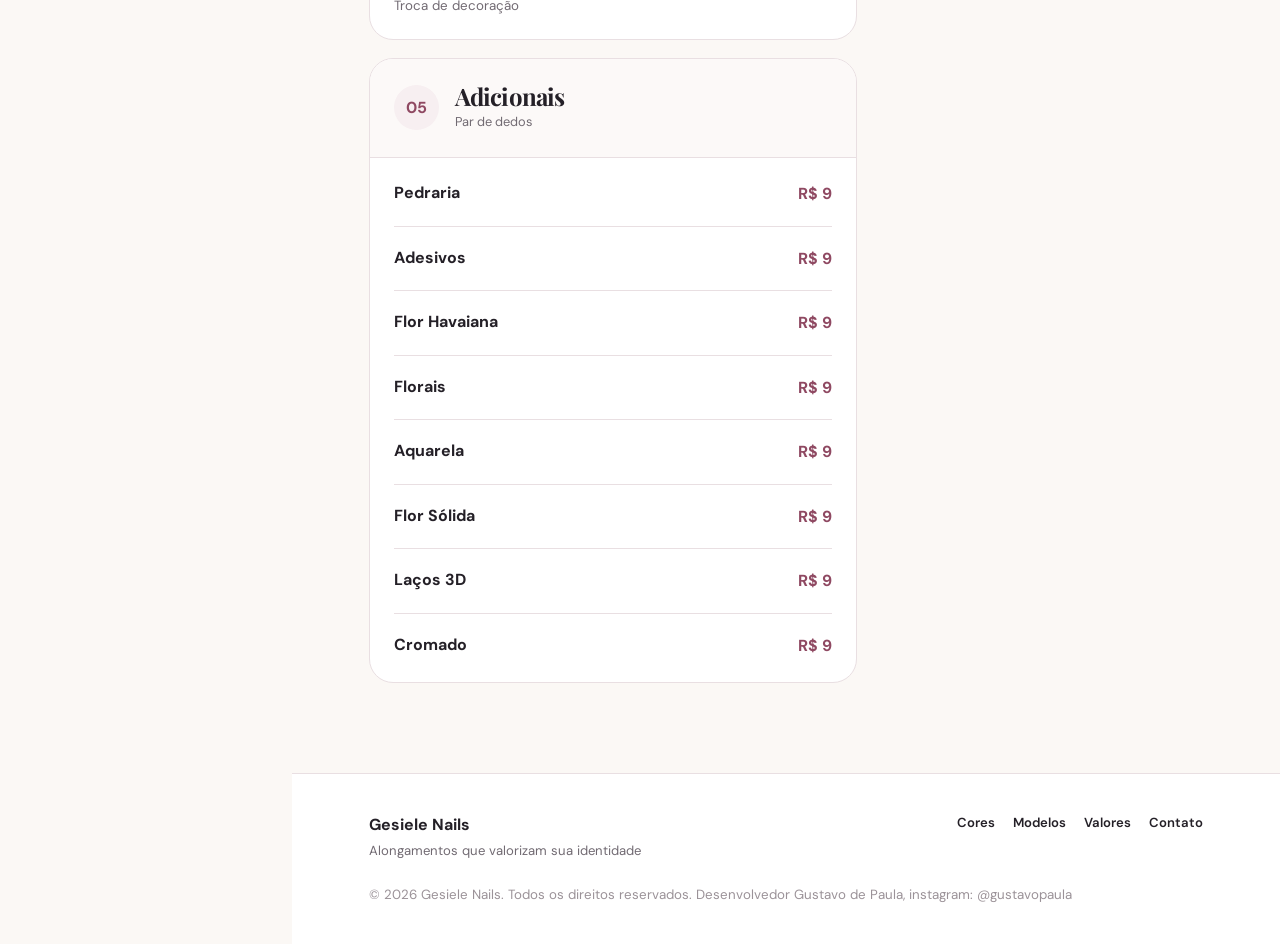
<file: valores.html>
<!DOCTYPE html>
<html lang="pt-BR">
<head>
  <meta charset="UTF-8">
  <meta name="viewport" content="width=device-width, initial-scale=1, viewport-fit=cover">
  <meta name="description" content="Gesiele Nails — alongamentos de unhas, nail art e atendimento personalizado em Trindade - GO.">
  <meta name="theme-color" content="#9b526b">
  <title>Tabela de Valores | Gesiele Nails</title>
  <link rel="preconnect" href="https://fonts.googleapis.com">
  <link rel="preconnect" href="https://fonts.gstatic.com" crossorigin>
  <link href="https://fonts.googleapis.com/css2?family=DM+Sans:wght@400;500;600;700&family=Playfair+Display:wght@600;700&display=swap" rel="stylesheet">
  <link rel="stylesheet" href="assets/css/style.css">
  <script defer src="assets/js/app.js"></script>
</head>
<body data-page="pricing">
  <div class="page-shell">
    <aside class="sidebar" id="sidebar" aria-label="Navegação principal">
      <div class="sidebar__header">
        <a class="brand" href="index.html" aria-label="Página inicial">
          <span class="brand__mark">GN</span>
          <span class="brand__text">
            <strong>Gesiele</strong>
            <small>Nails Studio</small>
          </span>
        </a>
        <button class="icon-button sidebar__close" type="button" aria-label="Fechar menu" data-sidebar-close>×</button>
      </div>

      <nav class="nav-list">
        <a class="nav-link " href="index.html"><span>⌂</span><span>Início</span></a>
        <a class="nav-link " href="cores.html"><span>◉</span><span>Cores de gel</span></a>
        <a class="nav-link " href="modelos.html"><span>✦</span><span>Modelos</span></a>
        <a class="nav-link is-active" href="valores.html"><span>◇</span><span>Tabela de valores</span></a>
        <a class="nav-link " href="contato.html"><span>♡</span><span>Contato</span></a>
      </nav>

      <div class="sidebar__card">
        <strong>Reserve seu horário</strong>
        <p>Fale diretamente pelo WhatsApp.</p>
        <a class="button button--light button--full" href="https://wa.me/556293965984?text=Ol%C3%A1%21%20Conheci%20seu%20trabalho%20pelo%20site%20e%20gostaria%20de%20agendar%20um%20hor%C3%A1rio." target="_blank" rel="noopener">Agendar agora</a>
      </div>

      <div class="sidebar__footer">
        <span>Trindade - GO</span>
        <a href="https://instagram.com/gesielenails" target="_blank" rel="noopener">@gesielenails</a>
      </div>
    </aside>

    <div class="sidebar-overlay" data-sidebar-close></div>

    <div class="page-content">
      <header class="topbar">
        <button class="icon-button menu-button" type="button" aria-label="Abrir menu" aria-controls="sidebar" aria-expanded="false" data-sidebar-open>
          <span></span><span></span><span></span>
        </button>
        <a class="mobile-brand" href="index.html">Gesiele Nails</a>
        <a class="topbar__cta" href="https://wa.me/556293965984?text=Ol%C3%A1%21%20Conheci%20seu%20trabalho%20pelo%20site%20e%20gostaria%20de%20agendar%20um%20hor%C3%A1rio." target="_blank" rel="noopener">Agendar</a>
      </header>

      <main>
<section class="page-hero section-pad">
  <span class="eyebrow">Investimento</span>
  <h1>Tabela de valores</h1>
  <p>Valores-base para facilitar sua escolha. O orçamento final considera comprimento, formato, manutenção necessária e complexidade da decoração.</p>
</section>
<section class="section-pad section-pad--topless pricing-layout">
  <div class="pricing-columns">
    <article class="price-card reveal">
      <header><span>01</span><div><h2>Aplicações</h2><p>Primeira aplicação ou nova estrutura</p></div></header>
      <div class="price-list">
        <div class="price-item"><div><strong>Gel Tips</strong><small>Cor única inclusa</small></div><span>R$ 140</span></div>
        <div class="price-item"><div><strong>Fibra de Vidro</strong><small>Cor única inclusa</small></div><span>R$ 140</span></div>
        <div class="price-item"><div><strong>Molde F1</strong><small>Cor única inclusa</small></div><span>R$ 140</span></div>
        <div class="price-item"><div><strong>Acrílico</strong><small>Cor única inclusa</small></div><span>R$ 140</span></div>
        <div class="price-item"><div><strong>Banho de Gel</strong><small>Reforço da unha natural. Cor única inclusa</small></div><span>R$ 130</span></div>
      </div>
    </article>
    <article class="price-card reveal">
      <header><span>02</span><div><h2>Nail Art Básica</h2><p>Personalizações e técnicas especiais</p></div></header>
      <div class="price-list">
        <div class="price-item"><div><strong>Pó Cromo</strong><small>Cor única inclusa + Efeito espelhado</small></div><span>R$ 170</span></div>
        <div class="price-item"><div><strong>Baby Boomer</strong><small>Efeito esfumado entre géis, sendo um deles &#39;branco&#39;</small></div><span>R$ 160</span></div>
        <div class="price-item"><div><strong>Baby Color</strong><small>Efeito esfumado entre géis</small></div><span>R$ 160</span></div>
        <div class="price-item"><div><strong>Baby Glitter</strong><small>Efeito esfumado entre géis + glitter</small></div><span>R$ 160</span></div>
        <div class="price-item"><div><strong>Francesa Reversa Tradicional</strong><small>Cor única inclusa + Ponta &#39;branca&#39; em &#39;V&#39;</small></div><span>R$ 160</span></div>
        <div class="price-item"><div><strong>Francesa Reversa Color</strong><small>Cor única inclusa + Ponta em &#39;V&#39;</small></div><span>R$ 160</span></div>
        <div class="price-item"><div><strong>Marmorezado</strong><small>Efeito de marmorizado em cores e padrões únicos</small></div><span>R$ 160</span></div>
        <div class="price-item"><div><strong>Esmaltação em gel</strong><small>Alta durabilidade e brilho</small></div><span>R$ 155</span></div>
      </div>
    </article>
    <article class="price-card reveal">
      <header><span>03</span><div><h2>Nail Art Premium</h2><p>Personalizações e técnicas especiais + detalhes especiais</p></div></header>
      <div class="price-list">
        <div class="price-item"><div><strong>Florais em cor única</strong><small>Em todas as mãos</small></div><span>R$ 200</span></div>
        <div class="price-item"><div><strong>Francesa White + Cromo + Florais</strong><small>Detalhe único e elegante</small></div><span>R$ 200</span></div>
        <div class="price-item"><div><strong>Francesa White + Cromado</strong><small>Detalhe único e sofisticado</small></div><span>R$ 200</span></div>
        <div class="price-item"><div><strong>Francesa White + Florais</strong><small>Detalhe único e delicado</small></div><span>R$ 200</span></div>
        <div class="price-item"><div><strong>Francesa Color + Cromado</strong><small>Detalhe único e sofisticado com o seu jeitinho</small></div><span>R$ 200</span></div>
        <div class="price-item"><div><strong>Francesa Color + Florais</strong><small>Detalhe único e delicado com o seu jeitinho</small></div><span>R$ 200</span></div>
        <div class="price-item"><div><strong>Baby Boomer + Florais</strong><small>Detalhe único, com muita delicadeza e glamour</small></div><span>R$ 200</span></div>
        <div class="price-item"><div><strong>Baby Color + Florais</strong><small>Detalhe único, com muita delicadeza e glamour com o seu jeitinho</small></div><span>R$ 200</span></div>
        <div class="price-item"><div><strong>Aquarela Floral</strong><small>Detalhes exclusivos e delicados, bem definidos e de cores fantásticas</small></div><span>R$ 200</span></div>
        <div class="price-item"><div><strong>Temáticas</strong><small>Uma decoração exclusiva e única (Natal e Ano Novo)</small></div><span>R$ 200</span></div>
      </div>
    </article>
    <article class="price-card reveal">
      <header><span>04</span><div><h2>Manutenções</h2><p>Renovação da estrutura e acabamento</p></div></header>
      <div class="price-list">
        <div class="price-item"><div><strong>Manutenção — crescimento</strong><small>Mantendo a cor</small></div><span>R$ 100</span></div>
        <div class="price-item"><div><strong>Manutenção — troca de cor</strong><small>Nova esmaltação</small></div><span>R$ 110</span></div>
        <div class="price-item"><div><strong>Manutenção nail art básica</strong><small>Troca de decoração</small></div><span>R$ 127</span></div>
        <div class="price-item"><div><strong>Manutenção nail art premium</strong><small>Troca de decoração</small></div><span>R$ 147</span></div>
      </div>
    </article>
    <article class="price-card reveal">
      <header><span>05</span><div><h2>Adicionais</h2><p>Par de dedos</p></div></header>
      <div class="price-list">
        <div class="price-item"><div><strong>Pedraria</strong><small></small></div><span>R$ 9</span></div>
        <div class="price-item"><div><strong>Adesivos</strong><small></small></div><span>R$ 9</span></div>
        <div class="price-item"><div><strong>Flor Havaiana</strong><small></small></div><span>R$ 9</span></div>
        <div class="price-item"><div><strong>Florais</strong><small></small></div><span>R$ 9</span></div>
        <div class="price-item"><div><strong>Aquarela</strong><small></small></div><span>R$ 9</span></div>
        <div class="price-item"><div><strong>Flor Sólida</strong><small></small></div><span>R$ 9</span></div>
        <div class="price-item"><div><strong>Laços 3D</strong><small></small></div><span>R$ 9</span></div>
        <div class="price-item"><div><strong>Cromado</strong><small></small></div><span>R$ 9</span></div>
      </div>
    </article>
  </div>
  <aside class="policy-card reveal"><span class="eyebrow">Informações importantes</span><h2>Políticas de atendimento</h2><ul><li>O atendimento é realizado com horário marcado.</li><li>A tolerância para atrasos é de 15 minutos.</li><li>Remoções e reparos podem ter cobrança adicional.</li><li>Valores podem variar conforme tenha mudanças nos valores dos produtos bases.</li><li>Manutenção recomendada entre 20 a 30 dias.</li><li>Reposições gratuitas somente para descolamentos ou quebras não ocasionadas por mau uso.</li><li>Decorações personalizadas do Pinterest não são reproduzidas.</li><li>Cutícula inclusa.</li></ul><a class="button button--primary button--full" href="https://wa.me/556293965984?text=Ol%C3%A1%21%20Conheci%20seu%20trabalho%20pelo%20site%20e%20gostaria%20de%20agendar%20um%20hor%C3%A1rio." target="_blank" rel="noopener">Consultar disponibilidade</a></aside>
</section>
      </main>

      <footer class="footer">
        <div>
          <strong>Gesiele Nails</strong>
          <p>Alongamentos que valorizam sua identidade</p>
        </div>
        <div class="footer__links">
          <a href="cores.html">Cores</a>
          <a href="modelos.html">Modelos</a>
          <a href="valores.html">Valores</a>
          <a href="contato.html">Contato</a>
        </div>
        <small>© 2026 Gesiele Nails. Todos os direitos reservados. Desenvolvedor Gustavo de Paula, instagram: <a href="https://instagram.com/gustavopaula.s2" target="_blank" rel="noopener">@gustavopaula</a></small>
      </footer>
    </div>
  </div>

  <a class="floating-whatsapp" href="https://wa.me/556293965984?text=Ol%C3%A1%21%20Conheci%20seu%20trabalho%20pelo%20site%20e%20gostaria%20de%20agendar%20um%20hor%C3%A1rio." target="_blank" rel="noopener" aria-label="Agendar pelo WhatsApp">
    <svg xmlns="http://www.w3.org/2000/svg" width="30" height="30" viewBox="0 0 24 24" fill="currentColor" aria-hidden="true" focusable="false">
      <path d="M20.52 3.48A11.86 11.86 0 0012.04 0C5.4 0 .02 5.38.02 12c0 2.12.56 4.2 1.62 6.02L0 24l6.18-1.62A11.96 11.96 0 0012.04 24C18.66 24 24 18.62 24 12c0-3.2-1.24-6.2-3.48-8.52zM12.04 21.82c-1.84 0-3.64-.5-5.2-1.44l-.38-.22-3.66.96.98-3.56-.24-.38A9.77 9.77 0 012.22 12c0-5.42 4.4-9.82 9.82-9.82 2.62 0 5.08 1.02 6.94 2.88A9.74 9.74 0 0121.86 12c0 5.42-4.4 9.82-9.82 9.82zm5.42-7.38c-.3-.16-1.76-.86-2.04-.96-.28-.1-.48-.16-.68.16s-.78.96-.96 1.16c-.18.2-.36.22-.66.08-.3-.16-1.28-.46-2.44-1.48-.9-.8-1.5-1.8-1.68-2.1-.18-.3-.02-.46.14-.62.14-.14.3-.36.46-.54.16-.18.22-.3.34-.5.12-.2.06-.38-.02-.54-.08-.16-.68-1.64-.94-2.24-.24-.58-.5-.5-.68-.5h-.58c-.2 0-.54.08-.82.38-.28.3-1.08 1.06-1.08 2.58s1.1 2.98 1.26 3.18c.16.2 2.14 3.28 5.18 4.6.72.32 1.28.5 1.72.64.72.22 1.38.2 1.9.12.58-.08 1.76-.72 2-.42.24.3.24 1.4.18 1.54-.06.14-.28.22-.58.38z"/>
    </svg>
  </a>
</body>
</html>
</file>
<file: assets/css/style.css>
:root{--wine:#8f4962;--wine-dark:#6f3549;--rose:#d9b2bc;--blush:#f7eff1;--cream:#fbf8f5;--ink:#242027;--muted:#716a72;--line:#e9dfe2;--white:#fff;--dark:#272128;--shadow:0 24px 70px rgba(73,39,51,.13);--radius:28px;--sidebar:292px}
*{box-sizing:border-box}html{scroll-behavior:smooth;max-width:100%;overflow-x:hidden}body{margin:0;max-width:100%;overflow-x:hidden;background:var(--cream);color:var(--ink);font-family:"DM Sans",sans-serif;line-height:1.6}a{color:inherit;text-decoration:none;overflow-wrap:anywhere}img{max-width:100%;display:block}button,input,select{font:inherit;max-width:100%}.page-shell{min-height:100vh;min-height:100dvh;max-width:100%;overflow-x:clip}.sidebar{position:fixed;inset:0 auto 0 0;width:var(--sidebar);background:var(--dark);color:#fff;padding:28px 22px;display:flex;flex-direction:column;z-index:50}.sidebar__header{display:flex;align-items:center;justify-content:space-between}.brand{display:flex;gap:12px;align-items:center}.brand__mark{width:44px;height:44px;display:grid;place-items:center;border:1px solid rgba(255,255,255,.22);border-radius:50%;font-family:"Playfair Display",serif}.brand__text{display:flex;flex-direction:column;line-height:1.15;min-width:0}.brand__text strong{overflow-wrap:anywhere}.brand__text small{color:#bdb3ba;font-size:.72rem;text-transform:uppercase;letter-spacing:.16em;margin-top:5px}.sidebar__close{display:none}.nav-list{display:grid;gap:8px;margin-top:48px}.nav-link{display:flex;align-items:center;gap:14px;padding:13px 15px;border-radius:14px;color:#cfc6cc;font-weight:600;font-size:.94rem;transition:.2s}.nav-link span:first-child{width:24px;text-align:center}.nav-link:hover,.nav-link.is-active{background:rgba(255,255,255,.09);color:#fff}.nav-link.is-active{box-shadow:inset 3px 0 var(--rose)}.sidebar__card{margin-top:auto;padding:20px;border-radius:22px;background:linear-gradient(145deg,var(--wine),#713b4e)}.sidebar__card strong{display:block;font-family:"Playfair Display",serif;font-size:1.2rem;margin:5px 0}.sidebar__card p{font-size:.84rem;color:#f0dfe5;margin:0 0 16px}.sidebar__footer{display:flex;justify-content:space-between;font-size:.74rem;color:#a99ea5;margin-top:18px}.page-content{margin-left:var(--sidebar);min-width:0}.topbar{height:76px;display:none;align-items:center;justify-content:space-between;padding:0 22px;background:rgba(251,248,245,.88);backdrop-filter:blur(16px);position:sticky;top:0;z-index:30;border-bottom:1px solid rgba(233,223,226,.8)}.icon-button{border:0;background:transparent;color:inherit;cursor:pointer}.menu-button{width:42px;height:42px;padding:10px}.menu-button span{display:block;height:2px;background:var(--ink);margin:5px 0}.mobile-brand{font-family:"Playfair Display",serif;font-weight:700}.topbar__cta{font-size:.85rem;font-weight:700;color:var(--wine)}.section-pad{padding:90px clamp(28px,6vw,92px)}.section-pad--compact{padding-top:30px;padding-bottom:30px}.section-pad--topless{padding-top:0}.eyebrow{font-size:.72rem;font-weight:700;letter-spacing:.18em;text-transform:uppercase;color:var(--wine)}h1,h2,h3{font-family:"Playfair Display",serif;line-height:1.12;margin:0}h1{font-size:clamp(3rem,6vw,6.2rem);letter-spacing:-.045em}h2{font-size:clamp(2.1rem,4vw,4rem);letter-spacing:-.035em}h3{font-size:1.4rem}p{color:var(--muted)}.button-row{display:flex;gap:12px;flex-wrap:wrap}.button{min-height:48px;padding:12px 20px;border-radius:999px;display:inline-flex;align-items:center;justify-content:center;font-weight:700;font-size:.9rem;transition:.2s}.button:hover{transform:translateY(-2px)}.button--primary{background:var(--wine);color:#fff;box-shadow:0 12px 30px rgba(143,73,98,.25)}.button--ghost{border:1px solid var(--line);background:rgba(255,255,255,.55)}.button--dark{background:var(--dark);color:#fff}.button--light{background:#fff;color:var(--dark)}.button--full{width:100%}.hero{min-height:760px;display:grid;grid-template-columns:minmax(0,1.05fr) minmax(360px,.95fr);align-items:center;gap:60px;overflow:hidden;background:radial-gradient(circle at 80% 5%,#ead4da 0,transparent 32%),linear-gradient(150deg,#fff 0,#fbf6f4 60%,#f3e8eb 100%)}.hero__content{max-width:760px;min-width:0}.hero__content h1{margin:18px 0 24px}.hero__content>p{font-size:1.13rem;max-width:620px;margin-bottom:32px}.hero__meta{display:flex;gap:24px;margin-top:38px;font-size:.79rem;font-weight:600;color:var(--muted)}.hero__visual{position:relative;min-height:560px;display:grid;place-items:center}.hero-card--main{width:min(430px,100%);height:530px;background:linear-gradient(145deg,#b87389,#713d50);border-radius:180px 180px 34px 34px;padding:32px;color:#fff;box-shadow:var(--shadow);display:flex;flex-direction:column;justify-content:space-between;transform:rotate(2deg)}.hero-card__label{font-size:.73rem;text-transform:uppercase;letter-spacing:.16em;text-align:center}.hero-card__footer{display:flex;flex-direction:column}.hero-card__footer strong{font-family:"Playfair Display",serif;font-size:1.5rem}.hero-card__footer small{color:#ead6dc}.nail-hand{display:flex;align-items:flex-end;justify-content:center;gap:8px;height:270px;transform:rotate(-4deg)}.nail-hand span{display:block;width:46px;background:linear-gradient(#f0c8c7,#c97f8f);border-radius:28px 28px 12px 12px;box-shadow:inset 0 0 0 2px rgba(255,255,255,.22)}.nail-hand span:nth-child(1){height:150px}.nail-hand span:nth-child(2){height:210px}.nail-hand span:nth-child(3){height:235px}.nail-hand span:nth-child(4){height:215px}.nail-hand span:nth-child(5){height:170px}.hero-card--mini{position:absolute;right:-10px;bottom:80px;background:#fff;border-radius:20px;padding:16px 20px;box-shadow:var(--shadow);display:flex;align-items:center;gap:10px;font-size:.86rem}.hero-card--mini span{color:var(--wine);font-size:1.3rem}.stats{display:grid;grid-template-columns:repeat(3,1fr);gap:1px;background:var(--line)}.stat{background:var(--cream);padding:26px 36px;display:flex;align-items:center;gap:14px}.stat strong{font-family:"Playfair Display",serif;font-size:1.7rem;color:var(--wine)}.stat span{font-size:.84rem;color:var(--muted)}.section-soft{background:#f4e9ec}.section-heading{display:flex;justify-content:space-between;gap:50px;align-items:end;margin-bottom:42px}.section-heading h2{max-width:700px;margin-top:10px}.section-heading>p{max-width:440px}.service-grid{display:grid;grid-template-columns:repeat(3,1fr);gap:18px}.service-card{background:rgba(255,255,255,.75);padding:30px;border-radius:24px;border:1px solid rgba(255,255,255,.7)}.service-card__icon{width:48px;height:48px;border-radius:50%;display:grid;place-items:center;background:var(--blush);color:var(--wine);margin-bottom:30px}.service-card p{font-size:.92rem}.service-card a{display:inline-block;margin-top:16px;font-weight:700;color:var(--wine);font-size:.86rem}.split-showcase{display:grid;grid-template-columns:1fr 1fr;gap:70px;align-items:center}.split-showcase__visual{min-height:470px;background:linear-gradient(145deg,#e8d1d7,#f8f1f2);border-radius:var(--radius);display:grid;place-items:center;overflow:hidden}.color-orbit{width:300px;height:300px;border:1px solid rgba(143,73,98,.25);border-radius:50%;position:relative}.color-orbit span{position:absolute;width:92px;height:92px;border-radius:50%;box-shadow:0 16px 35px rgba(54,30,38,.15);border:8px solid rgba(255,255,255,.5)}.color-orbit span:nth-child(1){background:#d9a6a6;left:104px;top:-30px}.color-orbit span:nth-child(2){background:#6f2438;right:-25px;top:95px}.color-orbit span:nth-child(3){background:#b9a4cf;right:30px;bottom:-5px}.color-orbit span:nth-child(4){background:#9eae9a;left:20px;bottom:0}.color-orbit span:nth-child(5){background:#e3d9d2;left:-35px;top:90px}.split-showcase__content p{max-width:550px;margin:22px 0 30px}.section-dark{background:var(--dark);color:#fff}.section-heading--light p,.section-dark p{color:#c5bbc1}.section-dark .eyebrow{color:#d7a9b9}.testimonial-grid{display:grid;grid-template-columns:repeat(3,1fr);gap:18px}.testimonial{margin:0;background:rgba(255,255,255,.06);padding:28px;border-radius:22px;border:1px solid rgba(255,255,255,.08)}.testimonial p{font-size:1rem}.testimonial footer{font-weight:700;font-size:.83rem}.stars{letter-spacing:.1em;color:#e8c9a2}.cta-banner{background:linear-gradient(130deg,var(--wine-dark),var(--wine));color:#fff;display:flex;justify-content:space-between;align-items:center;gap:30px}.cta-banner .eyebrow{color:#efd5de}.cta-banner h2{max-width:800px;margin-top:8px}.page-hero{background:linear-gradient(150deg,#fff,#f5e8ec);padding-top:110px;padding-bottom:70px}.page-hero h1{font-size:clamp(3rem,6vw,5.4rem);margin:12px 0 18px}.page-hero p{max-width:760px;font-size:1.02rem}.catalog-toolbar{display:flex;gap:14px;margin-bottom:28px}.search-box{flex:1;background:#fff;border:1px solid var(--line);border-radius:16px;padding:0 17px;display:flex;align-items:center;gap:10px}.search-box input{width:100%;border:0;outline:0;background:transparent;padding:15px 0}.catalog-toolbar select{border:1px solid var(--line);background:#fff;border-radius:16px;padding:0 18px;color:var(--ink)}.color-grid{display:grid;grid-template-columns:repeat(4,1fr);gap:18px}.color-card{background:#fff;border-radius:22px;overflow:hidden;border:1px solid var(--line);transition:.2s}.color-card:hover{transform:translateY(-5px);box-shadow:var(--shadow)}.color-card__swatch{height:190px;background:var(--swatch);padding:16px;display:flex;align-items:flex-end}.color-card__swatch span{background:rgba(255,255,255,.8);padding:5px 10px;border-radius:999px;font-size:.7rem;font-weight:700;backdrop-filter:blur(8px)}.color-card__content{padding:18px;display:flex;justify-content:space-between;gap:10px;align-items:start;min-width:0}.color-card__content>div{min-width:0}.color-card__content p{margin:2px 0 0;font-size:.78rem}.color-card__content h3{font-size:1.12rem}.tag{font-size:.65rem;padding:5px 8px;border-radius:999px;background:var(--blush);color:var(--wine);font-weight:700}.empty-state{text-align:center;padding:70px;color:var(--muted)}.filter-chips{display:flex;gap:9px;flex-wrap:wrap;margin-bottom:28px}.chip{border:1px solid var(--line);background:#fff;padding:9px 15px;border-radius:999px;cursor:pointer;color:var(--muted)}.chip.is-active{background:var(--dark);color:#fff;border-color:var(--dark)}.portfolio-grid{display:grid;grid-template-columns:repeat(3,1fr);gap:20px}.portfolio-card{background:#fff;border:1px solid var(--line);border-radius:24px;overflow:hidden}.portfolio-card__image{height:310px;position:relative;background:var(--blush)}.portfolio-card__image img{width:100%;height:100%;object-fit:cover}.portfolio-card__image span{position:absolute;left:16px;top:16px;background:rgba(255,255,255,.88);border-radius:999px;padding:6px 11px;font-size:.68rem;font-weight:700}.portfolio-card__content{padding:24px}.portfolio-card__content p{font-size:.9rem}.portfolio-card__content a{font-size:.82rem;font-weight:700;color:var(--wine)}.info-strip{margin:0 clamp(28px,6vw,92px) 90px;border-radius:var(--radius);background:#ead9de;display:flex;justify-content:space-between;align-items:center;gap:24px;padding-top:34px;padding-bottom:34px}.info-strip div{display:flex;flex-direction:column}.info-strip span{color:var(--muted)}.pricing-layout{display:grid;grid-template-columns:minmax(0,1fr) 320px;gap:26px;align-items:start}.pricing-columns{display:grid;gap:18px}.price-card{background:#fff;border:1px solid var(--line);border-radius:24px;overflow:hidden}.price-card header{padding:24px;display:flex;gap:16px;align-items:center;border-bottom:1px solid var(--line);background:#fcf9f8}.price-card header>span{width:45px;height:45px;border-radius:50%;display:grid;place-items:center;background:var(--blush);font-weight:700;color:var(--wine)}.price-card header h2{font-size:1.5rem}.price-card header p{margin:3px 0 0;font-size:.8rem}.price-list{padding:4px 24px}.price-item{display:flex;justify-content:space-between;gap:20px;padding:18px 0;border-bottom:1px solid var(--line);align-items:center}.price-item:last-child{border-bottom:0}.price-item div{display:flex;flex-direction:column;min-width:0}.price-item strong,.price-item small{overflow-wrap:anywhere}.price-item small{color:var(--muted);margin-top:2px}.price-item>span{font-weight:700;color:var(--wine);text-align:right}.policy-card{position:sticky;top:26px;background:var(--dark);color:#fff;border-radius:24px;padding:28px}.policy-card h2{font-size:1.7rem;margin:8px 0 18px}.policy-card ul{padding-left:20px;color:#d1c6cc;font-size:.86rem}.policy-card li{margin-bottom:12px}.contact-grid{display:grid;grid-template-columns:1fr 1fr;gap:20px}.contact-panel,.contact-checklist{background:#fff;border:1px solid var(--line);border-radius:var(--radius);padding:38px}.contact-panel h2,.contact-checklist h2{font-size:2.2rem;margin:8px 0 14px}.contact-links{display:grid;gap:10px;margin-top:28px}.contact-links>a,.contact-links>div{display:flex;align-items:center;gap:14px;padding:16px;border:1px solid var(--line);border-radius:16px}.contact-links span{width:42px;height:42px;border-radius:50%;display:grid;place-items:center;background:var(--blush);color:var(--wine);font-weight:700}.contact-links div div,.contact-links a div{display:flex;flex:1;flex-direction:column;min-width:0}.contact-links strong,.contact-links small{overflow-wrap:anywhere}.contact-links small{color:var(--muted)}.contact-checklist ol{list-style:none;padding:0;margin:28px 0 0}.contact-checklist li{display:flex;gap:14px;padding:18px 0;border-bottom:1px solid var(--line)}.contact-checklist li>span{width:34px;height:34px;border-radius:50%;display:grid;place-items:center;background:var(--dark);color:#fff;flex:0 0 auto}.contact-checklist p{margin:3px 0 0;font-size:.85rem}.not-found{text-align:center;min-height:75vh;display:flex;align-items:center;justify-content:center;flex-direction:column}.not-found>span{font-family:"Playfair Display";font-size:9rem;color:#ead7dd;line-height:1}.not-found h1{font-size:3rem}.footer{padding:38px clamp(28px,6vw,92px);display:grid;grid-template-columns:1fr auto;gap:20px;border-top:1px solid var(--line);background:#fff}.footer p{margin:3px 0;font-size:.82rem}.footer__links{display:flex;gap:18px;font-size:.82rem;font-weight:600}.footer>small{grid-column:1/-1;color:#9b9298}.floating-whatsapp{position:fixed;right:22px;bottom:22px;width:54px;height:54px;border-radius:50%;display:grid;place-items:center;background:#2fb66d;color:#fff;font-weight:800;box-shadow:0 12px 30px rgba(47,182,109,.3);z-index:40}.sidebar-overlay{display:none}.reveal{opacity:0;transform:translateY(16px);transition:opacity .6s ease,transform .6s ease}.reveal.is-visible{opacity:1;transform:none}[hidden]{display:none!important}
.floating-whatsapp{right:25px;bottom:25px;width:62px;height:62px;display:flex;align-items:center;justify-content:center;background:#25D366;color:#fff;border-radius:50%;text-decoration:none;box-shadow:0 8px 25px rgba(0,0,0,.25);transition:.3s}
.floating-whatsapp svg{width:30px;height:30px}
@media(max-width:1100px){.color-grid{grid-template-columns:repeat(3,1fr)}.portfolio-grid{grid-template-columns:repeat(2,1fr)}.hero{grid-template-columns:1fr}.hero__content{padding-top:40px}.hero__visual{min-height:500px}.service-grid,.testimonial-grid{grid-template-columns:1fr 1fr}.pricing-layout{grid-template-columns:1fr}.policy-card{position:static}}
@media(max-width:860px){.sidebar{transform:translateX(-100%);transition:.25s;width:min(86vw,320px)}.sidebar-open .sidebar{transform:none}.sidebar-open{overflow:hidden}.sidebar-overlay{display:block;position:fixed;inset:0;background:rgba(20,15,18,.48);z-index:45;opacity:0;visibility:hidden;transition:.2s}.sidebar-open .sidebar-overlay{opacity:1;visibility:visible}.sidebar__close{display:block;color:#fff;font-size:1.7rem}.page-content{margin-left:0}.topbar{display:flex}.section-pad{padding:64px 24px}.hero{min-height:auto;padding-top:58px}.hero__visual{min-height:450px}.hero-card--main{height:430px;max-width:350px}.nail-hand{height:220px}.nail-hand span{width:38px}.nail-hand span:nth-child(1){height:120px}.nail-hand span:nth-child(2){height:170px}.nail-hand span:nth-child(3){height:195px}.nail-hand span:nth-child(4){height:175px}.nail-hand span:nth-child(5){height:140px}.stats{grid-template-columns:1fr}.stat{justify-content:center}.section-heading{display:block}.service-grid,.testimonial-grid{grid-template-columns:1fr}.split-showcase{grid-template-columns:1fr}.cta-banner{align-items:flex-start;flex-direction:column}.contact-grid{grid-template-columns:1fr}.info-strip{margin:0 24px 64px;padding:28px;flex-direction:column;align-items:flex-start}.footer{grid-template-columns:1fr}.footer__links{flex-wrap:wrap}.footer>small{grid-column:auto}}
@media(max-width:620px){h1{font-size:3.2rem}.hero__content>p{font-size:1rem}.hero__meta{flex-direction:column;gap:4px}.color-grid,.portfolio-grid{grid-template-columns:1fr}.catalog-toolbar{flex-direction:column}.catalog-toolbar select{height:52px}.color-card__swatch{height:230px}.portfolio-card__image{height:330px}.price-item{align-items:flex-start}.contact-panel,.contact-checklist{padding:26px}.not-found>span{font-size:6rem}.not-found h1{font-size:2.2rem}}

@media(max-width:480px){
  .topbar{height:68px;padding:0 14px;padding-left:max(14px,env(safe-area-inset-left));padding-right:max(14px,env(safe-area-inset-right))}
  .mobile-brand{max-width:46vw;white-space:nowrap;overflow:hidden;text-overflow:ellipsis}
  .section-pad{padding:52px 16px}
  .page-hero{padding-top:64px;padding-bottom:48px}
  h1,.page-hero h1{font-size:clamp(2.45rem,13vw,3.15rem)}
  h2{font-size:clamp(1.9rem,10vw,2.5rem)}
  .button-row{display:grid;grid-template-columns:1fr}
  .button-row .button{width:100%}
  .hero{gap:28px}
  .hero__visual{min-height:360px}
  .hero-card--main{width:min(290px,88vw);height:360px;padding:24px;border-radius:120px 120px 28px 28px}
  .hero-card--mini{right:0;bottom:24px;max-width:78vw;padding:12px 14px}
  .nail-hand{height:170px;gap:5px}
  .nail-hand span{width:29px}
  .nail-hand span:nth-child(1){height:92px}.nail-hand span:nth-child(2){height:128px}.nail-hand span:nth-child(3){height:148px}.nail-hand span:nth-child(4){height:132px}.nail-hand span:nth-child(5){height:105px}
  .stat{padding:22px 16px;justify-content:flex-start}
  .split-showcase__visual{min-height:340px}
  .color-orbit{transform:scale(.76)}
  .catalog-toolbar{gap:10px}
  .search-box,.catalog-toolbar select{width:100%}
  .color-card__content{flex-direction:column}
  .portfolio-card__image{height:270px}
  .price-card header{padding:20px 16px;align-items:flex-start}
  .price-list{padding:4px 16px}
  .price-item{flex-direction:column;gap:6px}
  .price-item>span{text-align:left}
  .contact-panel,.contact-checklist{padding:22px 18px}
  .contact-panel h2,.contact-checklist h2{font-size:1.8rem}
  .contact-links>a,.contact-links>div{align-items:flex-start;padding:14px}
  .info-strip{margin:0 16px 52px;padding:22px 18px}
  .cta-banner{padding-left:16px;padding-right:16px}
  .footer{padding:32px 16px 90px}
  .floating-whatsapp{right:max(14px,env(safe-area-inset-right));bottom:max(14px,env(safe-area-inset-bottom))}
}
@media(max-width:360px){
  .topbar__cta{display:none}
  .mobile-brand{max-width:65vw}
  .sidebar{width:92vw;padding:22px 16px}
  .hero-card--mini{display:none}
}
@media(max-height:560px) and (max-width:860px) and (orientation:landscape){
  .sidebar{overflow-y:auto}
  .sidebar__card{margin-top:28px}
  .hero{grid-template-columns:1fr 1fr;padding-top:36px}
  .hero__visual{min-height:330px}
  .hero-card--main{height:310px;max-width:270px}
  .nail-hand{height:140px}
}
@media(prefers-reduced-motion:reduce){
  html{scroll-behavior:auto}
  *,*::before,*::after{animation-duration:.01ms!important;animation-iteration-count:1!important;transition-duration:.01ms!important;scroll-behavior:auto!important}
  .reveal{opacity:1;transform:none}
}
</file>
